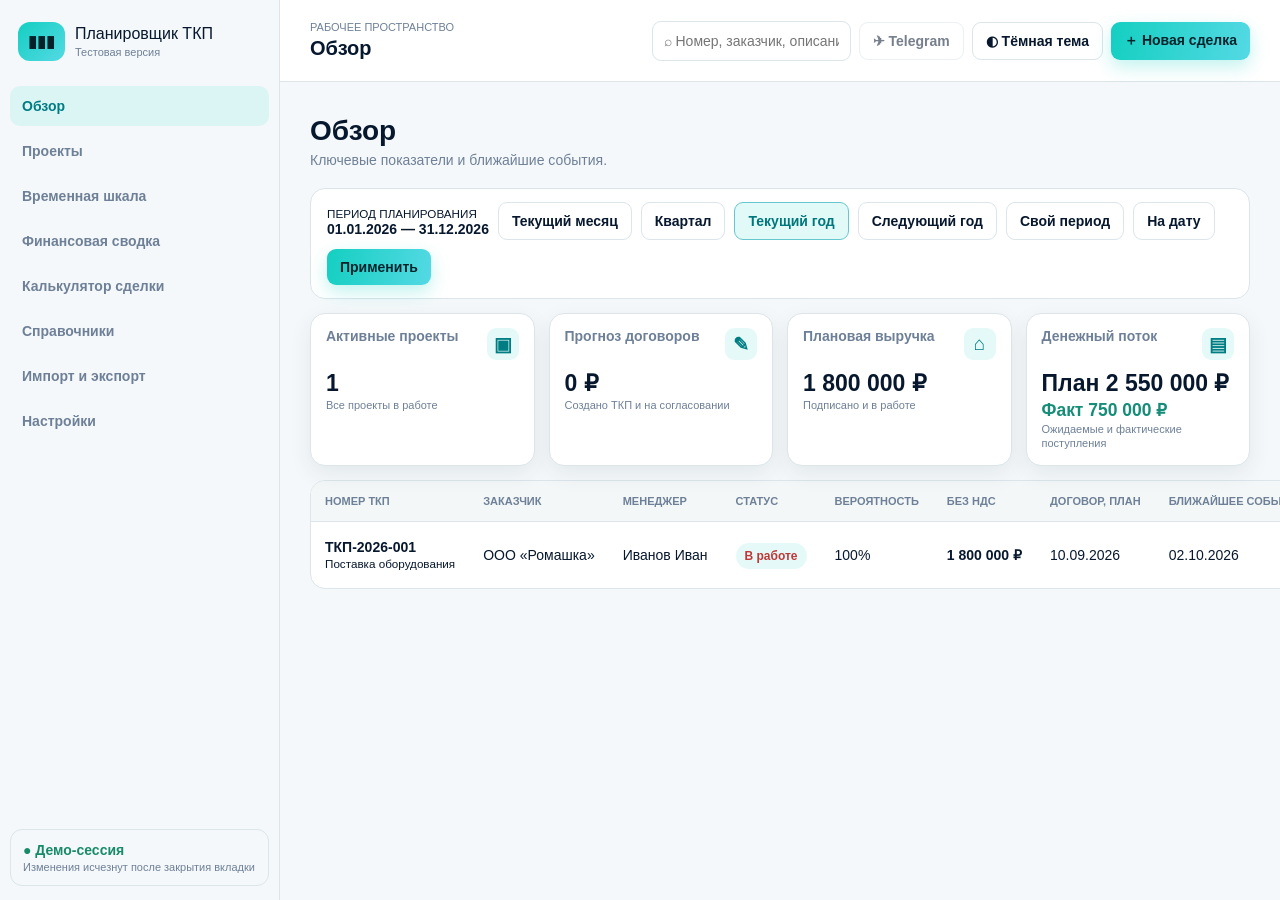
<file: index.html>
<!doctype html>
<html lang="ru">
<head>
  <meta charset="utf-8"><meta name="viewport" content="width=device-width, initial-scale=1, viewport-fit=cover">
  <title>Планировщик ТКП</title><link rel="stylesheet" href="style.css?v=20260920-7"><link rel="stylesheet" href="overrides.css?v=20260920-7">
</head>
<body>
<div class="app">
  <aside class="sidebar"><div class="brand"><b>▮▮▮</b><span>Планировщик ТКП<small>Тестовая версия</small></span></div>
    <nav id="nav"></nav><div class="local">● Демо-сессия<small>Изменения исчезнут после закрытия вкладки</small></div></aside>
  <main><header><div><small>РАБОЧЕЕ ПРОСТРАНСТВО</small><h2 id="page-title">Обзор</h2></div><div class="top-actions"><input id="global-search" placeholder="⌕ Номер, заказчик, описание"><button id="tg" disabled title="Интеграция Telegram появится позднее">✈ Telegram</button><button id="theme">◐ Тёмная тема</button><button class="primary" id="new-deal">＋ Новая сделка</button></div></header>
  <section id="view"></section></main>
</div><dialog id="modal"></dialog><script src="app.js?v=20260920-7"></script>
</body></html>
</file>
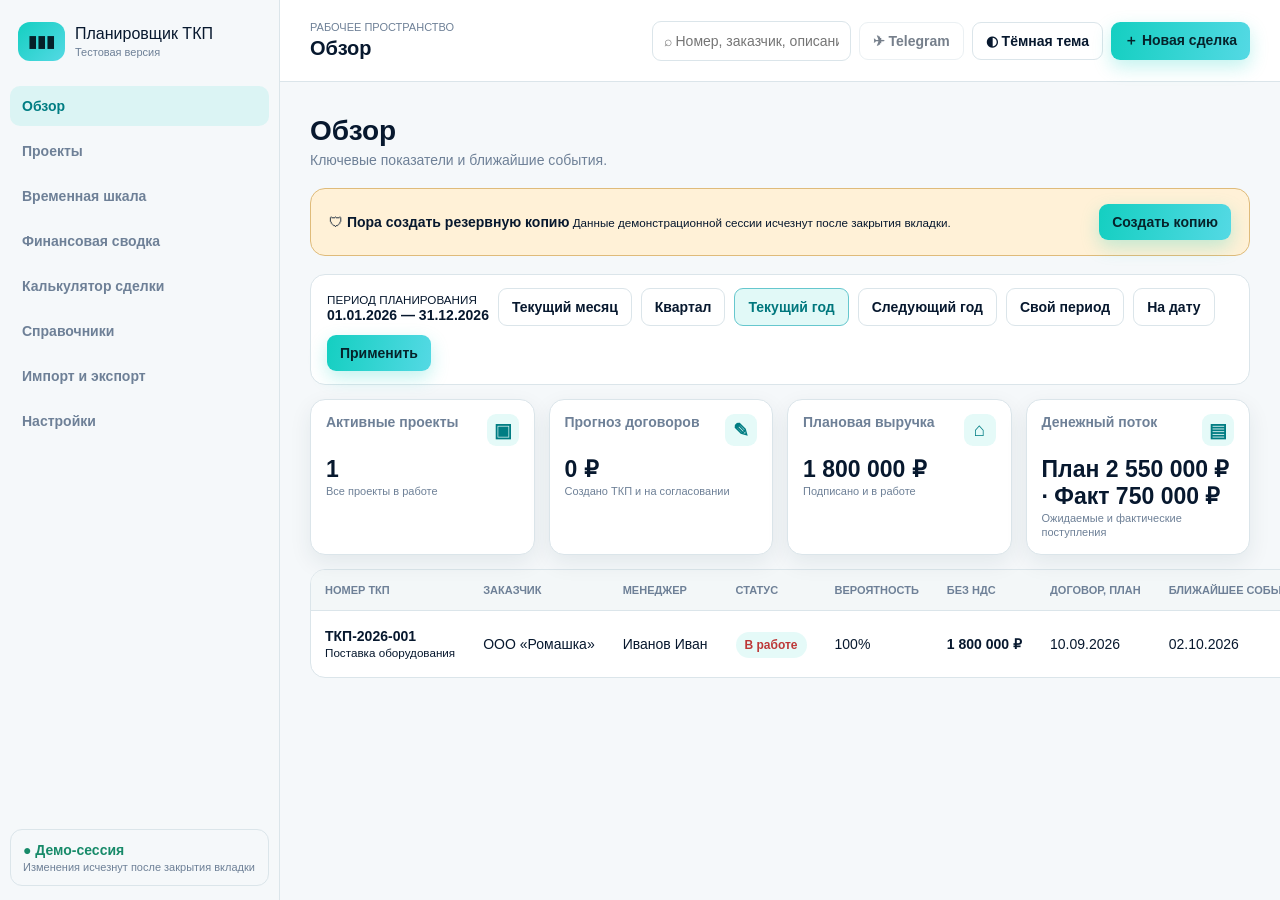
<file: release-10.html>
<!doctype html>
<html lang="ru">
<head>
  <meta charset="utf-8"><meta name="viewport" content="width=device-width, initial-scale=1">
  <meta http-equiv="Cache-Control" content="no-store"><title>Планировщик ТКП — актуальная версия</title>
  <link rel="stylesheet" href="style-release-10.css"><link rel="stylesheet" href="overrides-release-10.css">
</head>
<body>
<div class="app"><aside class="sidebar"><div class="brand"><b>▮▮▮</b><span>Планировщик ТКП<small>Тестовая версия</small></span></div><nav id="nav"></nav><div class="local">● Демо-сессия<small>Изменения исчезнут после закрытия вкладки</small></div></aside><main><header><div><small>РАБОЧЕЕ ПРОСТРАНСТВО</small><h2 id="page-title">Обзор</h2></div><div class="top-actions"><input id="global-search" placeholder="⌕ Номер, заказчик, описание"><button id="tg" disabled>✈ Telegram</button><button id="theme">◐ Тёмная тема</button><button class="primary" id="new-deal">＋ Новая сделка</button></div></header><section id="view"></section></main></div>
<dialog id="modal"></dialog><script src="app-release-10.js"></script>
</body>
</html>
</file>
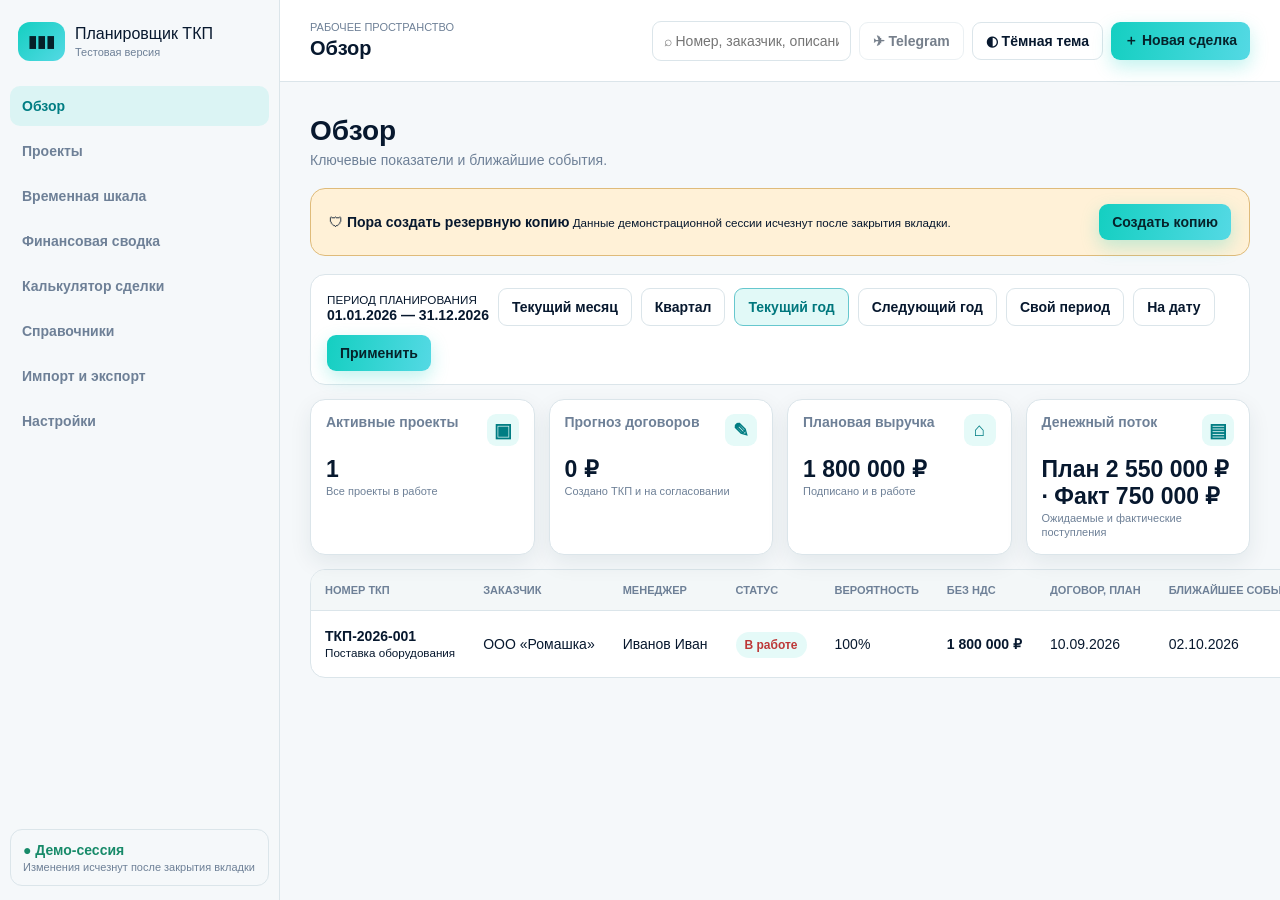
<file: release-11.html>
<!doctype html>
<html lang="ru">
<head>
  <meta charset="utf-8"><meta name="viewport" content="width=device-width, initial-scale=1">
  <meta http-equiv="Cache-Control" content="no-store"><title>Планировщик ТКП — актуальная версия</title>
  <link rel="stylesheet" href="style-release-11.css"><link rel="stylesheet" href="overrides-release-11.css">
</head>
<body>
<div class="app"><aside class="sidebar"><div class="brand"><b>▮▮▮</b><span>Планировщик ТКП<small>Тестовая версия</small></span></div><nav id="nav"></nav><div class="local">● Демо-сессия<small>Изменения исчезнут после закрытия вкладки</small></div></aside><main><header><div><small>РАБОЧЕЕ ПРОСТРАНСТВО</small><h2 id="page-title">Обзор</h2></div><div class="top-actions"><input id="global-search" placeholder="⌕ Номер, заказчик, описание"><button id="tg" disabled>✈ Telegram</button><button id="theme">◐ Тёмная тема</button><button class="primary" id="new-deal">＋ Новая сделка</button></div></header><section id="view"></section></main></div>
<dialog id="modal"></dialog><script src="app-release-11.js"></script>
</body>
</html>
</file>
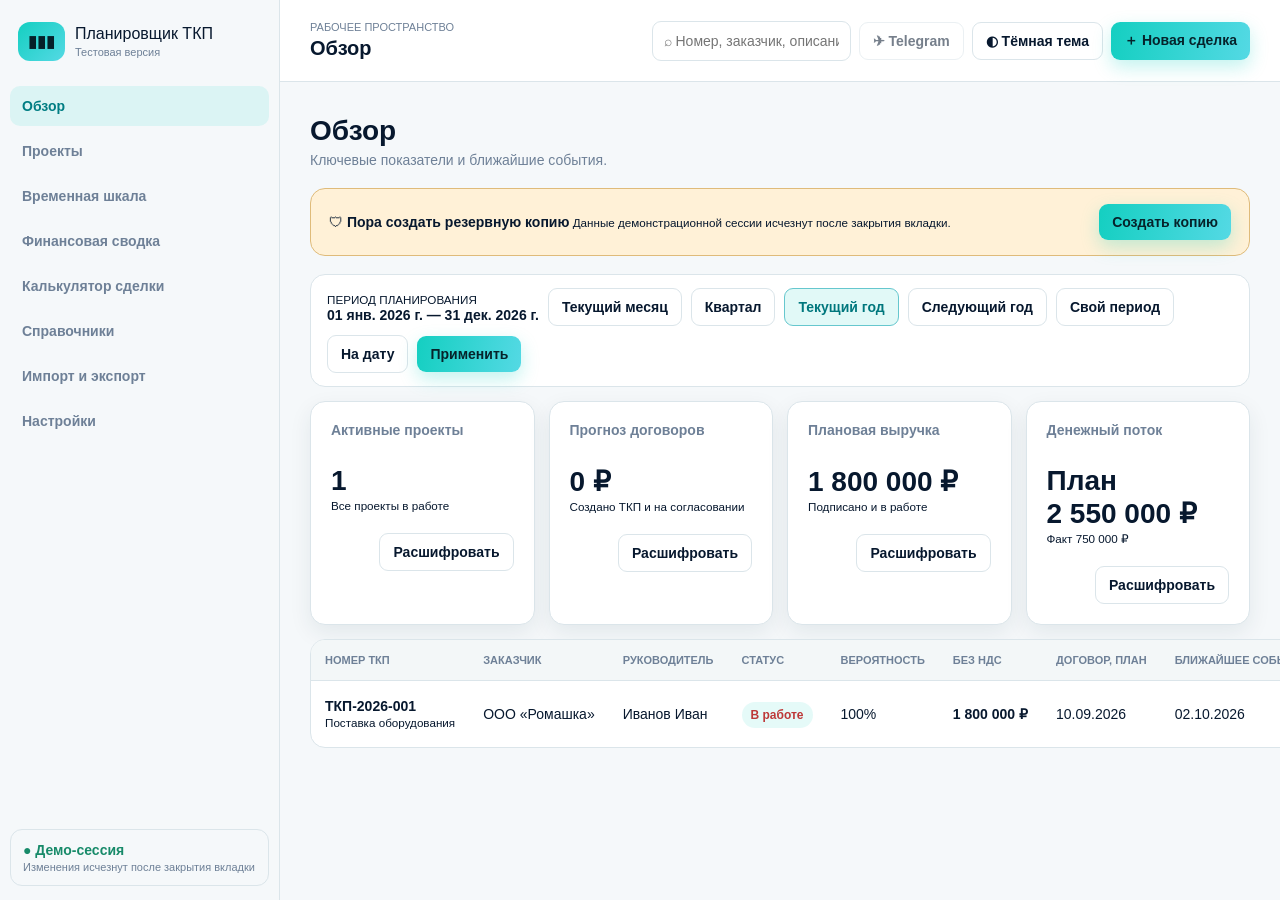
<file: release-6.html>
<!doctype html>
<html lang="ru">
<head>
  <meta charset="utf-8"><meta name="viewport" content="width=device-width,initial-scale=1">
  <meta http-equiv="Cache-Control" content="no-store"><title>Планировщик ТКП — актуальная версия</title>
  <link rel="stylesheet" href="style-release-6.css"><link rel="stylesheet" href="overrides-release-6.css">
</head>
<body>
<div class="app">
  <aside class="sidebar"><div class="brand"><b>▮▮▮</b><span>Планировщик ТКП<small>Тестовая версия</small></span></div><nav id="nav"></nav><div class="local">● Демо-сессия<small>Изменения исчезнут после закрытия вкладки</small></div></aside>
  <main><header><div><small>РАБОЧЕЕ ПРОСТРАНСТВО</small><h2 id="page-title">Обзор</h2></div><div class="top-actions"><input id="global-search" placeholder="⌕ Номер, заказчик, описание"><button id="tg" disabled>✈ Telegram</button><button id="theme">◐ Тёмная тема</button><button class="primary" id="new-deal">＋ Новая сделка</button></div></header><section id="view"></section></main>
</div><dialog id="modal"></dialog><script src="app-release-6.js"></script>
</body></html>
</file>
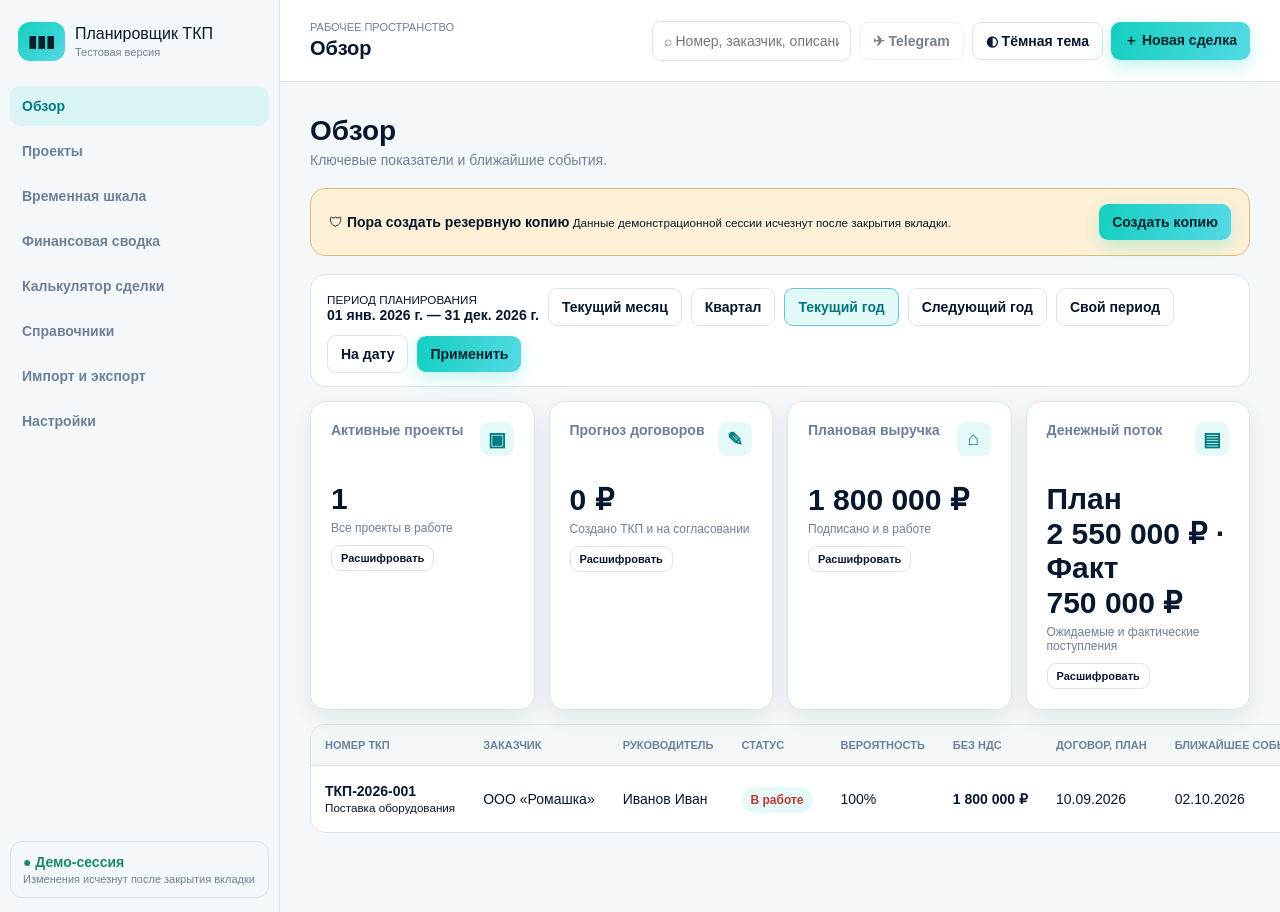
<file: release-7.html>
<!doctype html>
<html lang="ru">
<head>
  <meta charset="utf-8"><meta name="viewport" content="width=device-width, initial-scale=1">
  <meta http-equiv="Cache-Control" content="no-store"><title>Планировщик ТКП — актуальная версия</title>
  <link rel="stylesheet" href="style-release-7.css"><link rel="stylesheet" href="overrides-release-7.css">
</head>
<body>
<div class="app"><aside class="sidebar"><div class="brand"><b>▮▮▮</b><span>Планировщик ТКП<small>Тестовая версия</small></span></div><nav id="nav"></nav><div class="local">● Демо-сессия<small>Изменения исчезнут после закрытия вкладки</small></div></aside><main><header><div><small>РАБОЧЕЕ ПРОСТРАНСТВО</small><h2 id="page-title">Обзор</h2></div><div class="top-actions"><input id="global-search" placeholder="⌕ Номер, заказчик, описание"><button id="tg" disabled>✈ Telegram</button><button id="theme">◐ Тёмная тема</button><button class="primary" id="new-deal">＋ Новая сделка</button></div></header><section id="view"></section></main></div>
<dialog id="modal"></dialog><script src="app-release-7.js"></script>
</body>
</html>
</file>
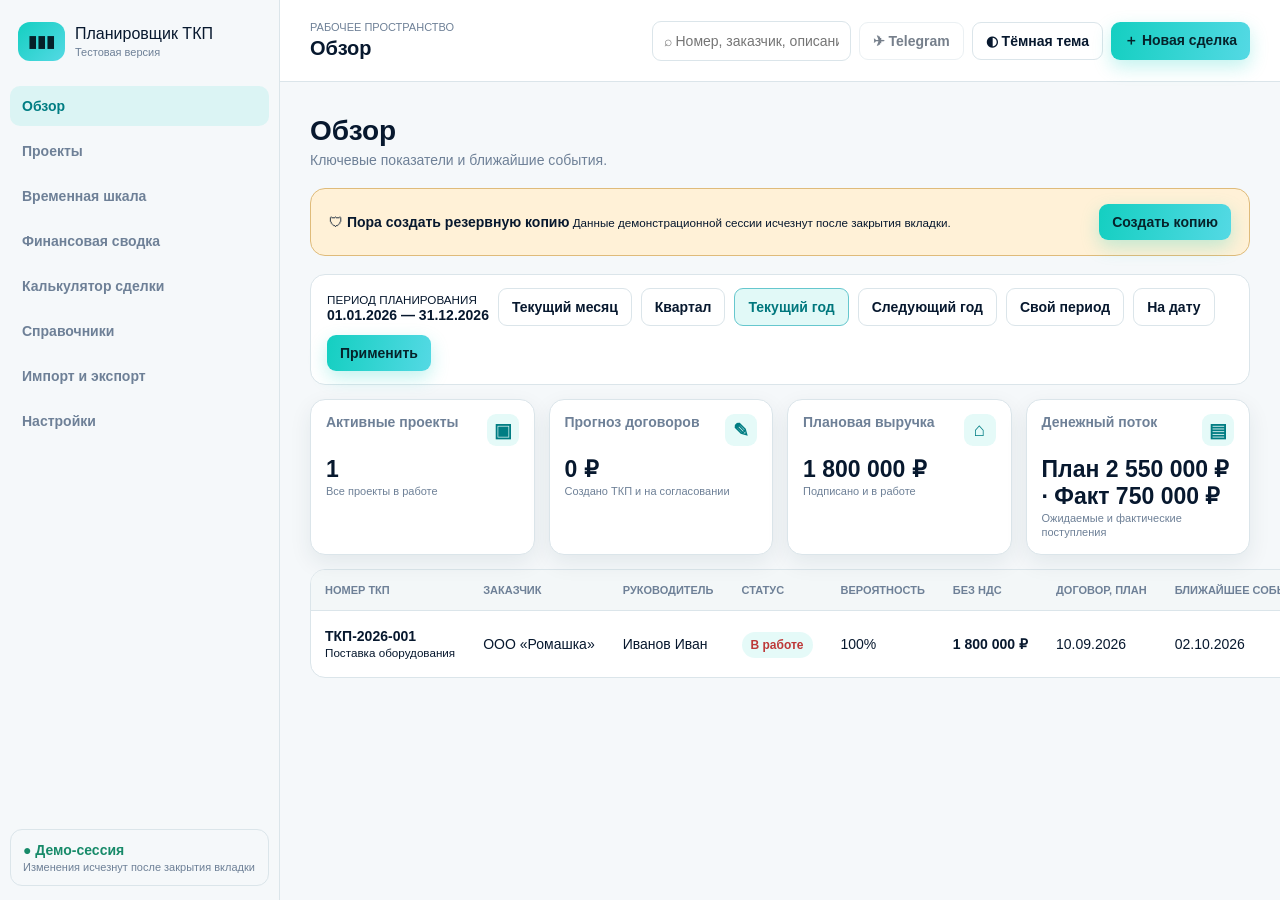
<file: release-8.html>
<!doctype html>
<html lang="ru">
<head>
  <meta charset="utf-8"><meta name="viewport" content="width=device-width, initial-scale=1">
  <meta http-equiv="Cache-Control" content="no-store"><title>Планировщик ТКП — актуальная версия</title>
  <link rel="stylesheet" href="style-release-8.css"><link rel="stylesheet" href="overrides-release-8.css">
</head>
<body>
<div class="app"><aside class="sidebar"><div class="brand"><b>▮▮▮</b><span>Планировщик ТКП<small>Тестовая версия</small></span></div><nav id="nav"></nav><div class="local">● Демо-сессия<small>Изменения исчезнут после закрытия вкладки</small></div></aside><main><header><div><small>РАБОЧЕЕ ПРОСТРАНСТВО</small><h2 id="page-title">Обзор</h2></div><div class="top-actions"><input id="global-search" placeholder="⌕ Номер, заказчик, описание"><button id="tg" disabled>✈ Telegram</button><button id="theme">◐ Тёмная тема</button><button class="primary" id="new-deal">＋ Новая сделка</button></div></header><section id="view"></section></main></div>
<dialog id="modal"></dialog><script src="app-release-8.js"></script>
</body>
</html>
</file>
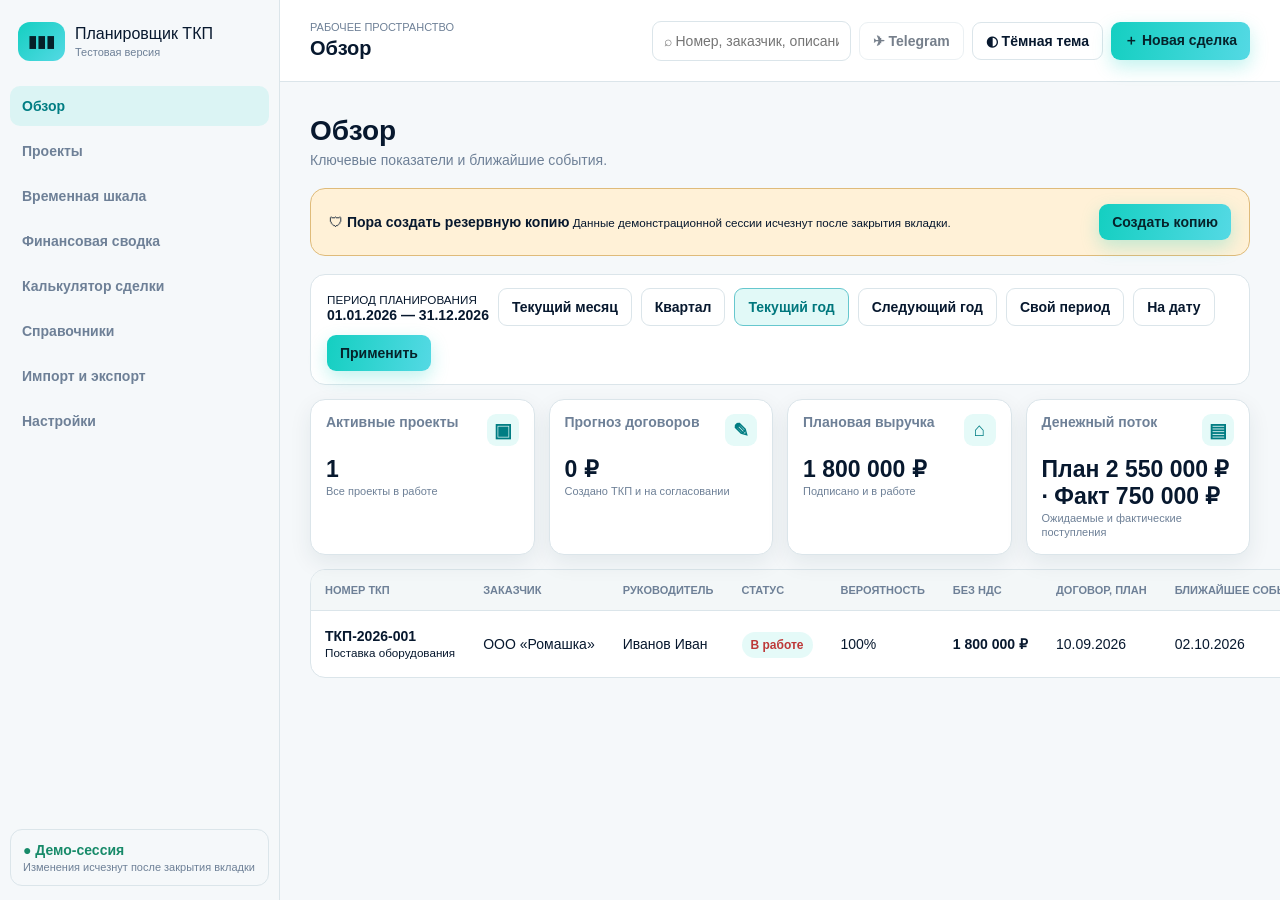
<file: release-9.html>
<!doctype html>
<html lang="ru">
<head>
  <meta charset="utf-8"><meta name="viewport" content="width=device-width, initial-scale=1">
  <meta http-equiv="Cache-Control" content="no-store"><title>Планировщик ТКП — актуальная версия</title>
  <link rel="stylesheet" href="style-release-9.css"><link rel="stylesheet" href="overrides-release-9.css">
</head>
<body>
<div class="app"><aside class="sidebar"><div class="brand"><b>▮▮▮</b><span>Планировщик ТКП<small>Тестовая версия</small></span></div><nav id="nav"></nav><div class="local">● Демо-сессия<small>Изменения исчезнут после закрытия вкладки</small></div></aside><main><header><div><small>РАБОЧЕЕ ПРОСТРАНСТВО</small><h2 id="page-title">Обзор</h2></div><div class="top-actions"><input id="global-search" placeholder="⌕ Номер, заказчик, описание"><button id="tg" disabled>✈ Telegram</button><button id="theme">◐ Тёмная тема</button><button class="primary" id="new-deal">＋ Новая сделка</button></div></header><section id="view"></section></main></div>
<dialog id="modal"></dialog><script src="app-release-9.js"></script>
</body>
</html>
</file>
<file: style.css>
:root{--bg:#f5f8fa;--card:#fff;--text:#07182e;--muted:#6e8097;--line:#dbe5ea;--accent:#14cfc1;--accent2:#54d9e4;--warn:#e3aa30;--danger:#e96666;--shadow:0 8px 22px #0c354014}*{box-sizing:border-box}body{margin:0;background:var(--bg);color:var(--text);font:14px Inter,Arial,sans-serif}.app{display:grid;grid-template-columns:280px 1fr;min-height:100vh}.sidebar{border-right:1px solid var(--line);padding:14px 10px;display:flex;flex-direction:column}.brand{display:flex;gap:10px;align-items:center;padding:8px 8px 25px;font-size:16px}.brand b{background:linear-gradient(135deg,var(--accent),var(--accent2));border-radius:12px;padding:10px;color:#052029}.brand small,.local small,header small{display:block;font-size:11px;color:var(--muted);margin-top:3px;font-weight:400}nav{display:grid;gap:5px}nav button{border:0;background:transparent;text-align:left;padding:12px;border-radius:10px;color:var(--muted);font-size:14px;cursor:pointer}nav button.active,nav button:hover{background:#10cfc11c;color:#007d83;font-weight:700}.local{margin-top:auto;border:1px solid var(--line);border-radius:12px;padding:12px;color:#178a69;font-weight:700}main{min-width:0}header{height:82px;border-bottom:1px solid var(--line);background:var(--card);padding:12px 30px;display:flex;justify-content:space-between;align-items:center}h1{font-size:28px;margin:5px 0}h2{margin:4px 0;font-size:20px}.top-actions{display:flex;gap:8px;align-items:center}input,select,button{font:inherit}input,select{border:1px solid var(--line);border-radius:9px;padding:11px;background:var(--card);color:var(--text)}button{border:1px solid var(--line);border-radius:9px;padding:10px 13px;background:var(--card);color:var(--text);font-weight:650;cursor:pointer}button:disabled{opacity:.55;cursor:not-allowed}.primary{border:0;background:linear-gradient(100deg,var(--accent),var(--accent2));color:#06232b;box-shadow:0 7px 18px #14cfc142}.wrap{padding:28px 30px;max-width:1700px;margin:auto}.sub{color:var(--muted);margin:0 0 20px}.notice{background:#fff1d7;border:1px solid #dfbb7a;border-radius:15px;padding:15px 18px;display:flex;justify-content:space-between;align-items:center;margin:18px 0}.period,.toolbar{background:var(--card);border:1px solid var(--line);border-radius:15px;padding:13px 16px;display:flex;gap:9px;align-items:center;flex-wrap:wrap;margin:14px 0}.period button.active{background:#13cfc120;border-color:#66c7ce;color:#00777d}.cards{display:grid;grid-template-columns:repeat(4,1fr);gap:14px;margin:14px 0}.card{background:var(--card);border:1px solid var(--line);border-radius:15px;padding:20px;box-shadow:var(--shadow)}.card .label{color:var(--muted);font-weight:700}.card strong{font-size:28px;display:block;margin-top:27px}.grid2{display:grid;grid-template-columns:2fr 1fr;gap:14px}.panel{background:var(--card);border:1px solid var(--line);border-radius:15px;overflow:auto}.panel h3{padding:0 18px}.table{width:100%;border-collapse:collapse}.table th{text-align:left;color:var(--muted);font-size:11px;text-transform:uppercase;background:#f3f7f8}.table th,.table td{padding:14px;border-bottom:1px solid var(--line);white-space:nowrap}.table tr:last-child td{border:0}.badge{background:#13cfc11c;color:#007a80;border-radius:15px;padding:6px 9px;font-size:12px;font-weight:700}.danger{color:#bd3838;background:#fce8e8}.warning{color:#916100;background:#fff3d8}.kpi-list{padding:0 18px}.kpi-list li{padding:12px 0;border-bottom:1px solid var(--line);list-style:none}.chart{height:240px;padding:25px;display:flex;align-items:end;gap:22px;border-top:1px solid var(--line)}.bar{width:42px;background:#4caeb9;position:relative;min-height:3px}.bar:after{content:attr(data-month);position:absolute;top:calc(100% + 8px);font-size:11px;color:var(--muted);left:-10px}.timeline{min-width:1000px;display:grid;grid-template-columns:250px repeat(4,1fr);border-top:1px solid var(--line)}.timeline>*{border-right:1px solid var(--line);border-bottom:1px solid var(--line);padding:12px;min-height:70px}.event{font-size:11px;border-left:3px solid #7563d7;background:#f8f6ff;border-radius:6px;padding:5px;margin:3px}.event.overdue{border-color:var(--danger);background:#fff0f0}.form-grid{display:grid;grid-template-columns:repeat(2,1fr);gap:12px}.field{display:grid;gap:5px;font-weight:700;font-size:12px}.field label{color:var(--muted)}dialog{border:0;border-radius:16px;box-shadow:0 20px 70px #001e2e55;width:min(680px,94vw);background:var(--card);color:var(--text);padding:25px}dialog::backdrop{background:#00131e88}.modal-actions{display:flex;justify-content:flex-end;gap:8px;margin-top:20px}.report-cards{display:grid;grid-template-columns:repeat(3,1fr);gap:14px}.theme-dark{--bg:#070d0d;--card:#0a1819;--text:#f7f9f7;--muted:#9baeb4;--line:#17383a;--shadow:0 8px 22px #0008}.theme-dark .table th{background:#0d1d1e}.theme-dark .event{background:#16132a}@media(max-width:900px){.app{grid-template-columns:1fr}.sidebar{border-right:0;border-bottom:1px solid var(--line)}.sidebar nav{display:flex;overflow:auto}.sidebar nav button{white-space:nowrap}.local{display:none}header{height:auto;padding:12px;gap:10px;align-items:flex-start}.top-actions{flex-wrap:wrap;justify-content:flex-end}.top-actions input{width:180px}.wrap{padding:18px 12px}.cards,.grid2{grid-template-columns:1fr}.report-cards{grid-template-columns:1fr}.form-grid{grid-template-columns:1fr}}
</file>
<file: overrides.css>
.active-row td:first-child{border-left:4px solid #e96666}.closed-row td:first-child{border-left:4px solid #27a876}.status-active{color:#bd3838}.status-closed{color:#197951}.column-grid{display:grid;grid-template-columns:repeat(3,1fr);gap:8px}.column-grid label{padding:8px;border-bottom:1px solid var(--line);color:var(--muted)}
.finance-chart{height:300px;display:flex;align-items:end;gap:10px;padding:28px 22px 35px;border-top:1px solid var(--line);position:relative}.month-group{height:100%;flex:1;min-width:45px;display:flex;align-items:end;justify-content:center;gap:3px;position:relative}.month-group:after{content:attr(data-month);position:absolute;top:calc(100% + 8px);font-size:10px;color:var(--muted)}.metric-bar{width:11px;min-height:2px;border-radius:3px 3px 0 0;cursor:pointer}.revenue-plan{background:#769bc8}.revenue-fact{background:#19c9bd}.cash-plan{background:#d18a2d}.cash-fact{background:#62b58e}.chart-tip{position:absolute;display:none;z-index:4;background:#081416;color:#fff;border-radius:8px;padding:10px;font-size:12px;box-shadow:0 8px 20px #0008;pointer-events:none}.legend{padding:0 18px 14px;color:var(--muted);font-size:12px}.legend i{display:inline-block;width:12px;height:12px;margin:0 4px 0 12px}.fact-inputs{background:#13cfc10d;border:1px solid #65d1cb;border-radius:12px;padding:12px;margin-top:12px}
.combo-chart{height:265px;position:relative;border-top:1px solid var(--line);display:flex;align-items:end;padding:25px 28px 32px;gap:8px}.combo-month{height:100%;flex:1;position:relative;display:flex;align-items:end;justify-content:center}.combo-month:after{content:attr(data-month);position:absolute;top:calc(100% + 8px);font-size:10px;color:var(--muted)}.combo-bar{width:16px;background:#19c9bd;border-radius:3px 3px 0 0;z-index:2;cursor:pointer}.cash-combo .combo-bar{background:#62b58e}.plan-svg{position:absolute;inset:25px 28px 32px;z-index:3;pointer-events:none}.plan-svg polyline{fill:none;stroke:#d18a2d;stroke-width:3}.cash-combo .plan-svg polyline{stroke:#7563d7}.date-filter{display:flex;gap:8px;align-items:center}.date-filter.hidden{display:none}
.combo-chart{overflow:hidden}.plan-svg{width:calc(100% - 56px);height:calc(100% - 57px)}.combo-chart .combo-bar{max-height:190px}.project-cards{display:grid;grid-template-columns:repeat(4,1fr);gap:10px;margin:14px 0}.filter-card{padding:14px;cursor:pointer}.filter-card strong{font-size:24px;display:block;margin-top:8px}@media(max-width:900px){.project-cards{grid-template-columns:repeat(2,1fr)}}
.event.plan{border-left-color:#7563d7;background:#f8f6ff}.event.actual{border-left-color:#27a876;background:#effaf5}.axis-labels{position:absolute;right:4px;top:25px;bottom:32px;display:flex;flex-direction:column;justify-content:space-between;font-size:10px;color:var(--muted);z-index:4;background:linear-gradient(90deg,transparent,var(--card) 30%);padding-left:12px}.blocked{opacity:.62}.blocked-note{padding:13px;border-radius:9px;background:#fff3d8;color:#916100;margin:12px 0}
.axis-labels{left:4px;right:auto;padding:0 8px 0 0;background:linear-gradient(90deg,var(--card) 70%,transparent)}.combo-chart{padding-left:65px}.plan-svg{left:65px!important;width:calc(100% - 93px)}
.kpi-card{min-height:178px;position:relative;padding:20px}.kpi-card .kpi-head{display:flex;justify-content:space-between;align-items:flex-start;color:var(--muted);font-weight:700}.kpi-card .kpi-icon{width:34px;height:34px;border-radius:9px;background:#13cfc11c;color:#007d83;display:grid;place-items:center;font-size:19px}.kpi-card strong{font-size:30px;margin:26px 0 5px}.kpi-card .kpi-note{display:block;color:var(--muted);font-size:12px}.kpi-card .modal-actions{margin-top:10px;justify-content:flex-start}.kpi-card .modal-actions button{padding:6px 9px;font-size:11px}
.kpi-card{min-height:94px;padding:14px 15px}.kpi-card strong{font-size:23px;margin:10px 0 2px}.kpi-card .kpi-note{font-size:11px;line-height:1.25}.kpi-card .kpi-icon.kpi-action{border:0;padding:0;cursor:pointer;width:32px;height:32px;flex:0 0 32px}.kpi-card .kpi-icon.kpi-action:hover{filter:brightness(.93);transform:translateY(-1px)}
.combo-chart{padding-left:62px}.combo-chart .axis-labels{left:7px;top:10px;bottom:30px;width:53px;justify-content:space-between;align-items:flex-start;color:var(--muted);font-size:10px}.combo-chart .axis-labels span{white-space:nowrap}.theme-dark{--bg:#122123;--card:#1b3032;--text:#f5fbfb;--muted:#c0d0d2;--line:#3d6265;--shadow:0 8px 22px #06101066}.theme-dark header{background:#20383a}.theme-dark .table th{background:#264347;color:#e8f5f5}.theme-dark nav button{color:#c7d7d8}.theme-dark .notice{color:#172426}.theme-dark input,.theme-dark select,.theme-dark button{background:#213b3d;color:#f5fbfb;border-color:#548184}.theme-dark .primary{background:linear-gradient(100deg,#19d8c9,#62dbe4);color:#072529;border-color:transparent}.theme-dark .kpi-icon{color:#08383d!important;background:#6ce4e03b!important}.theme-dark .sub,.theme-dark small{color:#c0d0d2}.theme-dark .badge{color:#0c494b}.theme-dark .danger{color:#ff9a9a;background:#5b3033}.theme-dark .warning{color:#ffe1a4;background:#604c2a}
.quarter-switch{display:flex;gap:5px;padding-left:4px;border-left:1px solid var(--line)}.quarter-switch button{padding:8px 10px;font-size:12px}.timeline .event.plan{background:#f1edff;color:#332461;border-left:4px solid #7865da;border-top:1px solid #d3c9ff}.timeline .event.actual{background:#e7f8ef;color:#125d42;border-left:4px solid #20a66e;border-top:1px solid #b2e8ce}.timeline .event b{font-size:11px}.timeline .event span{font-size:10px;color:inherit;opacity:.8}.theme-dark .timeline .event.plan{background:#3a315c;color:#f1edff;border-color:#af9fff}.theme-dark .timeline .event.actual{background:#1e4f40;color:#e7fff3;border-color:#53d39b}.theme-dark .timeline>*,.theme-dark .timeline{border-color:#4b7275}.theme-dark .timeline b{color:#f4fbfb}.theme-dark .timeline small{color:#c4d9db}.theme-dark .quarter-switch button.active{background:#1dd5c9;color:#06282b}.fact-inputs{color:var(--text)}
.premium-help{margin-top:16px;background:#eaf1f4;border:1px solid var(--line);border-radius:14px;padding:16px 20px;color:var(--text)}.premium-help summary{font-weight:800;cursor:pointer}.premium-help p,.premium-help li{color:var(--muted);font-size:13px;line-height:1.45}.premium-help ul{margin:6px 0 0;padding-left:22px}.theme-dark .premium-help{background:#244246}.calc-result-cards{grid-template-columns:1fr 1fr}
.cash-plan-value,.cash-fact-value{display:block}.cash-fact-value{font-size:.76em;margin-top:3px;color:#168d78}
@media(max-width:720px){body{font-size:13px}.app{grid-template-columns:1fr}.sidebar{padding:8px;border-right:0}.brand{padding:5px 7px 10px}.brand b{padding:7px;font-size:12px}.brand span{font-size:14px}.sidebar nav{gap:3px}.sidebar nav button{padding:8px 9px;font-size:12px}.local{display:none}header{padding:9px 12px;gap:8px}header h2{font-size:17px}.top-actions{width:100%;justify-content:flex-start}.top-actions input{width:100%;padding:8px}.top-actions button{padding:8px 9px;font-size:12px}.wrap{padding:16px 10px}h1{font-size:23px;line-height:1.15;overflow-wrap:anywhere}.sub{margin-bottom:12px}.period,.toolbar{padding:10px;gap:6px}.period>div{width:100%}.period button,.toolbar button{padding:8px 9px;font-size:12px}.date-filter{width:100%;flex-wrap:wrap}.date-filter input{width:calc(50% - 8px);padding:8px}.quarter-switch{width:100%;padding:6px 0 0;border-left:0;overflow:auto}.quarter-switch button{white-space:nowrap}.cards{grid-template-columns:repeat(2,minmax(0,1fr));gap:8px}.kpi-card{min-width:0;min-height:103px;padding:11px}.kpi-card .kpi-head span{font-size:11px;line-height:1.2;overflow-wrap:anywhere}.kpi-card strong{font-size:18px;line-height:1.15;overflow-wrap:anywhere;word-break:break-word}.kpi-card .kpi-note{font-size:10px;overflow-wrap:anywhere}.kpi-card .kpi-icon.kpi-action{width:28px;height:28px;flex-basis:28px;font-size:15px}.grid2,.calc-layout{grid-template-columns:1fr;gap:10px}.panel{max-width:100%}.panel h3{font-size:16px;overflow-wrap:anywhere}.table{font-size:12px}.table th,.table td{padding:9px 8px}.timeline{font-size:11px}.timeline>*{padding:7px;min-height:55px}.event{font-size:10px;overflow-wrap:anywhere}.report-cards{grid-template-columns:1fr;gap:8px}.premium-help{padding:13px;margin-top:10px}.premium-help p,.premium-help li{font-size:12px}.calc-result-cards{grid-template-columns:1fr}.modal-actions{margin-top:12px;flex-wrap:wrap}.modal-actions button{flex:1;min-width:120px}dialog{padding:16px;width:calc(100vw - 18px)}dialog h2{font-size:19px}.form-grid{grid-template-columns:1fr}.combo-chart{height:215px;padding-left:52px}.combo-chart .axis-labels{font-size:9px;width:46px;left:3px}.combo-month:after{font-size:9px;transform:rotate(-40deg);transform-origin:left top;white-space:nowrap}.legend{font-size:11px;line-height:2}}
@media(max-width:380px){.cards{grid-template-columns:1fr}.top-actions button:not(.primary){display:none}.kpi-card{min-height:86px}}

/* Compact phone layout: cards stay readable without expanding to a full-width row. */
/* Also use device width: this prevents Android "desktop site" mode from shrinking the app. */
@media (max-width:720px), (max-device-width:720px){
  html{-webkit-text-size-adjust:100%}
  body{overflow-x:hidden;font-size:13px}
  .app{display:block;min-width:0;width:100%}
  main{min-width:0;width:100%}
  .sidebar{display:block;padding:7px 8px 0;border-right:0;border-bottom:1px solid var(--line)}
  .brand{padding:4px 5px 8px}
  .brand small{font-size:9px}
  .sidebar nav{display:grid;grid-template-columns:repeat(3,minmax(0,1fr));gap:4px;overflow:visible;width:100%}
  .sidebar nav button{min-width:0;padding:7px 5px;font-size:10px;line-height:1.15;text-align:center;white-space:normal;overflow-wrap:anywhere}
  header{padding:8px 10px;display:block}
  header>div:first-child{display:flex;align-items:baseline;gap:7px}
  header>div:first-child small{margin:0;font-size:9px}
  header h2{font-size:16px;margin:0}
  .top-actions{margin-top:7px;display:grid;grid-template-columns:1fr auto auto;gap:5px;width:100%}
  .top-actions input{grid-column:1/-1;width:100%;min-width:0;padding:7px 9px;font-size:11px}
  .top-actions button{min-width:0;padding:7px 8px;font-size:10px;white-space:nowrap}
  .top-actions #tg{display:none}
  .top-actions .primary{grid-column:span 2}
  .wrap{width:100%;max-width:none;margin:0;padding:11px 8px}
  .wrap h1{font-size:21px}
  .cards,.project-cards{grid-template-columns:repeat(2,minmax(0,1fr));gap:7px}
  .kpi-card,.project-cards .card{min-height:88px;padding:10px;box-shadow:none}
  .kpi-card .kpi-head{gap:5px}
  .kpi-card .kpi-head span{font-size:10px;line-height:1.12}
  .kpi-card strong{margin:8px 0 2px;font-size:18px;letter-spacing:-.25px}
  .kpi-card .kpi-note{font-size:9px;line-height:1.15}
  .kpi-card .kpi-icon.kpi-action{width:25px;height:25px;flex-basis:25px;font-size:13px}
  .period,.toolbar{width:100%;margin:9px 0;padding:8px;gap:5px}
  .period button,.toolbar button{padding:7px;font-size:10px}
  .card{padding:12px}
  .combo-chart{height:185px!important;padding:18px 13px 36px 48px!important;gap:3px}
  .combo-chart .axis-labels{left:2px!important;top:10px!important;bottom:34px!important;width:42px!important;font-size:8px!important}
  .combo-chart .plan-svg{left:48px!important;width:calc(100% - 61px)!important;top:18px!important;height:calc(100% - 54px)!important}
  .combo-chart .combo-bar{width:10px;max-height:135px!important}
  .combo-month:after{font-size:8px!important;top:calc(100% + 6px)!important}
  .panel{width:100%;max-width:100%;overflow-x:auto}
}
@media (max-width:380px), (max-device-width:380px){
  .cards,.project-cards{grid-template-columns:repeat(2,minmax(0,1fr))}
  .top-actions #theme{display:block}
  .kpi-card{min-height:84px;padding:9px}
  .kpi-card strong{font-size:16px}
}
</file>
<file: style-release-10.css>
:root{--bg:#f5f8fa;--card:#fff;--text:#07182e;--muted:#6e8097;--line:#dbe5ea;--accent:#14cfc1;--accent2:#54d9e4;--warn:#e3aa30;--danger:#e96666;--shadow:0 8px 22px #0c354014}*{box-sizing:border-box}body{margin:0;background:var(--bg);color:var(--text);font:14px Inter,Arial,sans-serif}.app{display:grid;grid-template-columns:280px 1fr;min-height:100vh}.sidebar{border-right:1px solid var(--line);padding:14px 10px;display:flex;flex-direction:column}.brand{display:flex;gap:10px;align-items:center;padding:8px 8px 25px;font-size:16px}.brand b{background:linear-gradient(135deg,var(--accent),var(--accent2));border-radius:12px;padding:10px;color:#052029}.brand small,.local small,header small{display:block;font-size:11px;color:var(--muted);margin-top:3px;font-weight:400}nav{display:grid;gap:5px}nav button{border:0;background:transparent;text-align:left;padding:12px;border-radius:10px;color:var(--muted);font-size:14px;cursor:pointer}nav button.active,nav button:hover{background:#10cfc11c;color:#007d83;font-weight:700}.local{margin-top:auto;border:1px solid var(--line);border-radius:12px;padding:12px;color:#178a69;font-weight:700}main{min-width:0}header{height:82px;border-bottom:1px solid var(--line);background:var(--card);padding:12px 30px;display:flex;justify-content:space-between;align-items:center}h1{font-size:28px;margin:5px 0}h2{margin:4px 0;font-size:20px}.top-actions{display:flex;gap:8px;align-items:center}input,select,button{font:inherit}input,select{border:1px solid var(--line);border-radius:9px;padding:11px;background:var(--card);color:var(--text)}button{border:1px solid var(--line);border-radius:9px;padding:10px 13px;background:var(--card);color:var(--text);font-weight:650;cursor:pointer}button:disabled{opacity:.55;cursor:not-allowed}.primary{border:0;background:linear-gradient(100deg,var(--accent),var(--accent2));color:#06232b;box-shadow:0 7px 18px #14cfc142}.wrap{padding:28px 30px;max-width:1700px;margin:auto}.sub{color:var(--muted);margin:0 0 20px}.notice{background:#fff1d7;border:1px solid #dfbb7a;border-radius:15px;padding:15px 18px;display:flex;justify-content:space-between;align-items:center;margin:18px 0}.period,.toolbar{background:var(--card);border:1px solid var(--line);border-radius:15px;padding:13px 16px;display:flex;gap:9px;align-items:center;flex-wrap:wrap;margin:14px 0}.period button.active{background:#13cfc120;border-color:#66c7ce;color:#00777d}.cards{display:grid;grid-template-columns:repeat(4,1fr);gap:14px;margin:14px 0}.card{background:var(--card);border:1px solid var(--line);border-radius:15px;padding:20px;box-shadow:var(--shadow)}.card .label{color:var(--muted);font-weight:700}.card strong{font-size:28px;display:block;margin-top:27px}.grid2{display:grid;grid-template-columns:2fr 1fr;gap:14px}.panel{background:var(--card);border:1px solid var(--line);border-radius:15px;overflow:auto}.panel h3{padding:0 18px}.table{width:100%;border-collapse:collapse}.table th{text-align:left;color:var(--muted);font-size:11px;text-transform:uppercase;background:#f3f7f8}.table th,.table td{padding:14px;border-bottom:1px solid var(--line);white-space:nowrap}.table tr:last-child td{border:0}.badge{background:#13cfc11c;color:#007a80;border-radius:15px;padding:6px 9px;font-size:12px;font-weight:700}.danger{color:#bd3838;background:#fce8e8}.warning{color:#916100;background:#fff3d8}.kpi-list{padding:0 18px}.kpi-list li{padding:12px 0;border-bottom:1px solid var(--line);list-style:none}.chart{height:240px;padding:25px;display:flex;align-items:end;gap:22px;border-top:1px solid var(--line)}.bar{width:42px;background:#4caeb9;position:relative;min-height:3px}.bar:after{content:attr(data-month);position:absolute;top:calc(100% + 8px);font-size:11px;color:var(--muted);left:-10px}.timeline{min-width:1000px;display:grid;grid-template-columns:250px repeat(4,1fr);border-top:1px solid var(--line)}.timeline>*{border-right:1px solid var(--line);border-bottom:1px solid var(--line);padding:12px;min-height:70px}.event{font-size:11px;border-left:3px solid #7563d7;background:#f8f6ff;border-radius:6px;padding:5px;margin:3px}.event.overdue{border-color:var(--danger);background:#fff0f0}.form-grid{display:grid;grid-template-columns:repeat(2,1fr);gap:12px}.field{display:grid;gap:5px;font-weight:700;font-size:12px}.field label{color:var(--muted)}dialog{border:0;border-radius:16px;box-shadow:0 20px 70px #001e2e55;width:min(680px,94vw);background:var(--card);color:var(--text);padding:25px}dialog::backdrop{background:#00131e88}.modal-actions{display:flex;justify-content:flex-end;gap:8px;margin-top:20px}.report-cards{display:grid;grid-template-columns:repeat(3,1fr);gap:14px}.theme-dark{--bg:#070d0d;--card:#0a1819;--text:#f7f9f7;--muted:#9baeb4;--line:#17383a;--shadow:0 8px 22px #0008}.theme-dark .table th{background:#0d1d1e}.theme-dark .event{background:#16132a}@media(max-width:900px){.app{grid-template-columns:1fr}.sidebar{border-right:0;border-bottom:1px solid var(--line)}.sidebar nav{display:flex;overflow:auto}.sidebar nav button{white-space:nowrap}.local{display:none}header{height:auto;padding:12px;gap:10px;align-items:flex-start}.top-actions{flex-wrap:wrap;justify-content:flex-end}.top-actions input{width:180px}.wrap{padding:18px 12px}.cards,.grid2{grid-template-columns:1fr}.report-cards{grid-template-columns:1fr}.form-grid{grid-template-columns:1fr}}
</file>
<file: overrides-release-10.css>
.active-row td:first-child{border-left:4px solid #e96666}.closed-row td:first-child{border-left:4px solid #27a876}.status-active{color:#bd3838}.status-closed{color:#197951}.column-grid{display:grid;grid-template-columns:repeat(3,1fr);gap:8px}.column-grid label{padding:8px;border-bottom:1px solid var(--line);color:var(--muted)}
.finance-chart{height:300px;display:flex;align-items:end;gap:10px;padding:28px 22px 35px;border-top:1px solid var(--line);position:relative}.month-group{height:100%;flex:1;min-width:45px;display:flex;align-items:end;justify-content:center;gap:3px;position:relative}.month-group:after{content:attr(data-month);position:absolute;top:calc(100% + 8px);font-size:10px;color:var(--muted)}.metric-bar{width:11px;min-height:2px;border-radius:3px 3px 0 0;cursor:pointer}.revenue-plan{background:#769bc8}.revenue-fact{background:#19c9bd}.cash-plan{background:#d18a2d}.cash-fact{background:#62b58e}.chart-tip{position:absolute;display:none;z-index:4;background:#081416;color:#fff;border-radius:8px;padding:10px;font-size:12px;box-shadow:0 8px 20px #0008;pointer-events:none}.legend{padding:0 18px 14px;color:var(--muted);font-size:12px}.legend i{display:inline-block;width:12px;height:12px;margin:0 4px 0 12px}.fact-inputs{background:#13cfc10d;border:1px solid #65d1cb;border-radius:12px;padding:12px;margin-top:12px}
.combo-chart{height:265px;position:relative;border-top:1px solid var(--line);display:flex;align-items:end;padding:25px 28px 32px;gap:8px}.combo-month{height:100%;flex:1;position:relative;display:flex;align-items:end;justify-content:center}.combo-month:after{content:attr(data-month);position:absolute;top:calc(100% + 8px);font-size:10px;color:var(--muted)}.combo-bar{width:16px;background:#19c9bd;border-radius:3px 3px 0 0;z-index:2;cursor:pointer}.cash-combo .combo-bar{background:#62b58e}.plan-svg{position:absolute;inset:25px 28px 32px;z-index:3;pointer-events:none}.plan-svg polyline{fill:none;stroke:#d18a2d;stroke-width:3}.cash-combo .plan-svg polyline{stroke:#7563d7}.date-filter{display:flex;gap:8px;align-items:center}.date-filter.hidden{display:none}
.combo-chart{overflow:hidden}.plan-svg{width:calc(100% - 56px);height:calc(100% - 57px)}.combo-chart .combo-bar{max-height:190px}.project-cards{display:grid;grid-template-columns:repeat(4,1fr);gap:10px;margin:14px 0}.filter-card{padding:14px;cursor:pointer}.filter-card strong{font-size:24px;display:block;margin-top:8px}@media(max-width:900px){.project-cards{grid-template-columns:repeat(2,1fr)}}
.event.plan{border-left-color:#7563d7;background:#f8f6ff}.event.actual{border-left-color:#27a876;background:#effaf5}.axis-labels{position:absolute;right:4px;top:25px;bottom:32px;display:flex;flex-direction:column;justify-content:space-between;font-size:10px;color:var(--muted);z-index:4;background:linear-gradient(90deg,transparent,var(--card) 30%);padding-left:12px}.blocked{opacity:.62}.blocked-note{padding:13px;border-radius:9px;background:#fff3d8;color:#916100;margin:12px 0}
.axis-labels{left:4px;right:auto;padding:0 8px 0 0;background:linear-gradient(90deg,var(--card) 70%,transparent)}.combo-chart{padding-left:65px}.plan-svg{left:65px!important;width:calc(100% - 93px)}
.kpi-card{min-height:178px;position:relative;padding:20px}.kpi-card .kpi-head{display:flex;justify-content:space-between;align-items:flex-start;color:var(--muted);font-weight:700}.kpi-card .kpi-icon{width:34px;height:34px;border-radius:9px;background:#13cfc11c;color:#007d83;display:grid;place-items:center;font-size:19px}.kpi-card strong{font-size:30px;margin:26px 0 5px}.kpi-card .kpi-note{display:block;color:var(--muted);font-size:12px}.kpi-card .modal-actions{margin-top:10px;justify-content:flex-start}.kpi-card .modal-actions button{padding:6px 9px;font-size:11px}
.kpi-card{min-height:94px;padding:14px 15px}.kpi-card strong{font-size:23px;margin:10px 0 2px}.kpi-card .kpi-note{font-size:11px;line-height:1.25}.kpi-card .kpi-icon.kpi-action{border:0;padding:0;cursor:pointer;width:32px;height:32px;flex:0 0 32px}.kpi-card .kpi-icon.kpi-action:hover{filter:brightness(.93);transform:translateY(-1px)}
.combo-chart{padding-left:62px}.combo-chart .axis-labels{left:7px;top:10px;bottom:30px;width:53px;justify-content:space-between;align-items:flex-start;color:var(--muted);font-size:10px}.combo-chart .axis-labels span{white-space:nowrap}.theme-dark{--bg:#122123;--card:#1b3032;--text:#f5fbfb;--muted:#c0d0d2;--line:#3d6265;--shadow:0 8px 22px #06101066}.theme-dark header{background:#20383a}.theme-dark .table th{background:#264347;color:#e8f5f5}.theme-dark nav button{color:#c7d7d8}.theme-dark .notice{color:#172426}.theme-dark input,.theme-dark select,.theme-dark button{background:#213b3d;color:#f5fbfb;border-color:#548184}.theme-dark .primary{background:linear-gradient(100deg,#19d8c9,#62dbe4);color:#072529;border-color:transparent}.theme-dark .kpi-icon{color:#08383d!important;background:#6ce4e03b!important}.theme-dark .sub,.theme-dark small{color:#c0d0d2}.theme-dark .badge{color:#0c494b}.theme-dark .danger{color:#ff9a9a;background:#5b3033}.theme-dark .warning{color:#ffe1a4;background:#604c2a}
.quarter-switch{display:flex;gap:5px;padding-left:4px;border-left:1px solid var(--line)}.quarter-switch button{padding:8px 10px;font-size:12px}.timeline .event.plan{background:#f1edff;color:#332461;border-left:4px solid #7865da;border-top:1px solid #d3c9ff}.timeline .event.actual{background:#e7f8ef;color:#125d42;border-left:4px solid #20a66e;border-top:1px solid #b2e8ce}.timeline .event b{font-size:11px}.timeline .event span{font-size:10px;color:inherit;opacity:.8}.theme-dark .timeline .event.plan{background:#3a315c;color:#f1edff;border-color:#af9fff}.theme-dark .timeline .event.actual{background:#1e4f40;color:#e7fff3;border-color:#53d39b}.theme-dark .timeline>*,.theme-dark .timeline{border-color:#4b7275}.theme-dark .timeline b{color:#f4fbfb}.theme-dark .timeline small{color:#c4d9db}.theme-dark .quarter-switch button.active{background:#1dd5c9;color:#06282b}.fact-inputs{color:var(--text)}
</file>
<file: style-release-11.css>
:root{--bg:#f5f8fa;--card:#fff;--text:#07182e;--muted:#6e8097;--line:#dbe5ea;--accent:#14cfc1;--accent2:#54d9e4;--warn:#e3aa30;--danger:#e96666;--shadow:0 8px 22px #0c354014}*{box-sizing:border-box}body{margin:0;background:var(--bg);color:var(--text);font:14px Inter,Arial,sans-serif}.app{display:grid;grid-template-columns:280px 1fr;min-height:100vh}.sidebar{border-right:1px solid var(--line);padding:14px 10px;display:flex;flex-direction:column}.brand{display:flex;gap:10px;align-items:center;padding:8px 8px 25px;font-size:16px}.brand b{background:linear-gradient(135deg,var(--accent),var(--accent2));border-radius:12px;padding:10px;color:#052029}.brand small,.local small,header small{display:block;font-size:11px;color:var(--muted);margin-top:3px;font-weight:400}nav{display:grid;gap:5px}nav button{border:0;background:transparent;text-align:left;padding:12px;border-radius:10px;color:var(--muted);font-size:14px;cursor:pointer}nav button.active,nav button:hover{background:#10cfc11c;color:#007d83;font-weight:700}.local{margin-top:auto;border:1px solid var(--line);border-radius:12px;padding:12px;color:#178a69;font-weight:700}main{min-width:0}header{height:82px;border-bottom:1px solid var(--line);background:var(--card);padding:12px 30px;display:flex;justify-content:space-between;align-items:center}h1{font-size:28px;margin:5px 0}h2{margin:4px 0;font-size:20px}.top-actions{display:flex;gap:8px;align-items:center}input,select,button{font:inherit}input,select{border:1px solid var(--line);border-radius:9px;padding:11px;background:var(--card);color:var(--text)}button{border:1px solid var(--line);border-radius:9px;padding:10px 13px;background:var(--card);color:var(--text);font-weight:650;cursor:pointer}button:disabled{opacity:.55;cursor:not-allowed}.primary{border:0;background:linear-gradient(100deg,var(--accent),var(--accent2));color:#06232b;box-shadow:0 7px 18px #14cfc142}.wrap{padding:28px 30px;max-width:1700px;margin:auto}.sub{color:var(--muted);margin:0 0 20px}.notice{background:#fff1d7;border:1px solid #dfbb7a;border-radius:15px;padding:15px 18px;display:flex;justify-content:space-between;align-items:center;margin:18px 0}.period,.toolbar{background:var(--card);border:1px solid var(--line);border-radius:15px;padding:13px 16px;display:flex;gap:9px;align-items:center;flex-wrap:wrap;margin:14px 0}.period button.active{background:#13cfc120;border-color:#66c7ce;color:#00777d}.cards{display:grid;grid-template-columns:repeat(4,1fr);gap:14px;margin:14px 0}.card{background:var(--card);border:1px solid var(--line);border-radius:15px;padding:20px;box-shadow:var(--shadow)}.card .label{color:var(--muted);font-weight:700}.card strong{font-size:28px;display:block;margin-top:27px}.grid2{display:grid;grid-template-columns:2fr 1fr;gap:14px}.panel{background:var(--card);border:1px solid var(--line);border-radius:15px;overflow:auto}.panel h3{padding:0 18px}.table{width:100%;border-collapse:collapse}.table th{text-align:left;color:var(--muted);font-size:11px;text-transform:uppercase;background:#f3f7f8}.table th,.table td{padding:14px;border-bottom:1px solid var(--line);white-space:nowrap}.table tr:last-child td{border:0}.badge{background:#13cfc11c;color:#007a80;border-radius:15px;padding:6px 9px;font-size:12px;font-weight:700}.danger{color:#bd3838;background:#fce8e8}.warning{color:#916100;background:#fff3d8}.kpi-list{padding:0 18px}.kpi-list li{padding:12px 0;border-bottom:1px solid var(--line);list-style:none}.chart{height:240px;padding:25px;display:flex;align-items:end;gap:22px;border-top:1px solid var(--line)}.bar{width:42px;background:#4caeb9;position:relative;min-height:3px}.bar:after{content:attr(data-month);position:absolute;top:calc(100% + 8px);font-size:11px;color:var(--muted);left:-10px}.timeline{min-width:1000px;display:grid;grid-template-columns:250px repeat(4,1fr);border-top:1px solid var(--line)}.timeline>*{border-right:1px solid var(--line);border-bottom:1px solid var(--line);padding:12px;min-height:70px}.event{font-size:11px;border-left:3px solid #7563d7;background:#f8f6ff;border-radius:6px;padding:5px;margin:3px}.event.overdue{border-color:var(--danger);background:#fff0f0}.form-grid{display:grid;grid-template-columns:repeat(2,1fr);gap:12px}.field{display:grid;gap:5px;font-weight:700;font-size:12px}.field label{color:var(--muted)}dialog{border:0;border-radius:16px;box-shadow:0 20px 70px #001e2e55;width:min(680px,94vw);background:var(--card);color:var(--text);padding:25px}dialog::backdrop{background:#00131e88}.modal-actions{display:flex;justify-content:flex-end;gap:8px;margin-top:20px}.report-cards{display:grid;grid-template-columns:repeat(3,1fr);gap:14px}.theme-dark{--bg:#070d0d;--card:#0a1819;--text:#f7f9f7;--muted:#9baeb4;--line:#17383a;--shadow:0 8px 22px #0008}.theme-dark .table th{background:#0d1d1e}.theme-dark .event{background:#16132a}@media(max-width:900px){.app{grid-template-columns:1fr}.sidebar{border-right:0;border-bottom:1px solid var(--line)}.sidebar nav{display:flex;overflow:auto}.sidebar nav button{white-space:nowrap}.local{display:none}header{height:auto;padding:12px;gap:10px;align-items:flex-start}.top-actions{flex-wrap:wrap;justify-content:flex-end}.top-actions input{width:180px}.wrap{padding:18px 12px}.cards,.grid2{grid-template-columns:1fr}.report-cards{grid-template-columns:1fr}.form-grid{grid-template-columns:1fr}}
</file>
<file: overrides-release-11.css>
.active-row td:first-child{border-left:4px solid #e96666}.closed-row td:first-child{border-left:4px solid #27a876}.status-active{color:#bd3838}.status-closed{color:#197951}.column-grid{display:grid;grid-template-columns:repeat(3,1fr);gap:8px}.column-grid label{padding:8px;border-bottom:1px solid var(--line);color:var(--muted)}
.finance-chart{height:300px;display:flex;align-items:end;gap:10px;padding:28px 22px 35px;border-top:1px solid var(--line);position:relative}.month-group{height:100%;flex:1;min-width:45px;display:flex;align-items:end;justify-content:center;gap:3px;position:relative}.month-group:after{content:attr(data-month);position:absolute;top:calc(100% + 8px);font-size:10px;color:var(--muted)}.metric-bar{width:11px;min-height:2px;border-radius:3px 3px 0 0;cursor:pointer}.revenue-plan{background:#769bc8}.revenue-fact{background:#19c9bd}.cash-plan{background:#d18a2d}.cash-fact{background:#62b58e}.chart-tip{position:absolute;display:none;z-index:4;background:#081416;color:#fff;border-radius:8px;padding:10px;font-size:12px;box-shadow:0 8px 20px #0008;pointer-events:none}.legend{padding:0 18px 14px;color:var(--muted);font-size:12px}.legend i{display:inline-block;width:12px;height:12px;margin:0 4px 0 12px}.fact-inputs{background:#13cfc10d;border:1px solid #65d1cb;border-radius:12px;padding:12px;margin-top:12px}
.combo-chart{height:265px;position:relative;border-top:1px solid var(--line);display:flex;align-items:end;padding:25px 28px 32px;gap:8px}.combo-month{height:100%;flex:1;position:relative;display:flex;align-items:end;justify-content:center}.combo-month:after{content:attr(data-month);position:absolute;top:calc(100% + 8px);font-size:10px;color:var(--muted)}.combo-bar{width:16px;background:#19c9bd;border-radius:3px 3px 0 0;z-index:2;cursor:pointer}.cash-combo .combo-bar{background:#62b58e}.plan-svg{position:absolute;inset:25px 28px 32px;z-index:3;pointer-events:none}.plan-svg polyline{fill:none;stroke:#d18a2d;stroke-width:3}.cash-combo .plan-svg polyline{stroke:#7563d7}.date-filter{display:flex;gap:8px;align-items:center}.date-filter.hidden{display:none}
.combo-chart{overflow:hidden}.plan-svg{width:calc(100% - 56px);height:calc(100% - 57px)}.combo-chart .combo-bar{max-height:190px}.project-cards{display:grid;grid-template-columns:repeat(4,1fr);gap:10px;margin:14px 0}.filter-card{padding:14px;cursor:pointer}.filter-card strong{font-size:24px;display:block;margin-top:8px}@media(max-width:900px){.project-cards{grid-template-columns:repeat(2,1fr)}}
.event.plan{border-left-color:#7563d7;background:#f8f6ff}.event.actual{border-left-color:#27a876;background:#effaf5}.axis-labels{position:absolute;right:4px;top:25px;bottom:32px;display:flex;flex-direction:column;justify-content:space-between;font-size:10px;color:var(--muted);z-index:4;background:linear-gradient(90deg,transparent,var(--card) 30%);padding-left:12px}.blocked{opacity:.62}.blocked-note{padding:13px;border-radius:9px;background:#fff3d8;color:#916100;margin:12px 0}
.axis-labels{left:4px;right:auto;padding:0 8px 0 0;background:linear-gradient(90deg,var(--card) 70%,transparent)}.combo-chart{padding-left:65px}.plan-svg{left:65px!important;width:calc(100% - 93px)}
.kpi-card{min-height:178px;position:relative;padding:20px}.kpi-card .kpi-head{display:flex;justify-content:space-between;align-items:flex-start;color:var(--muted);font-weight:700}.kpi-card .kpi-icon{width:34px;height:34px;border-radius:9px;background:#13cfc11c;color:#007d83;display:grid;place-items:center;font-size:19px}.kpi-card strong{font-size:30px;margin:26px 0 5px}.kpi-card .kpi-note{display:block;color:var(--muted);font-size:12px}.kpi-card .modal-actions{margin-top:10px;justify-content:flex-start}.kpi-card .modal-actions button{padding:6px 9px;font-size:11px}
.kpi-card{min-height:94px;padding:14px 15px}.kpi-card strong{font-size:23px;margin:10px 0 2px}.kpi-card .kpi-note{font-size:11px;line-height:1.25}.kpi-card .kpi-icon.kpi-action{border:0;padding:0;cursor:pointer;width:32px;height:32px;flex:0 0 32px}.kpi-card .kpi-icon.kpi-action:hover{filter:brightness(.93);transform:translateY(-1px)}
.combo-chart{padding-left:62px}.combo-chart .axis-labels{left:7px;top:10px;bottom:30px;width:53px;justify-content:space-between;align-items:flex-start;color:var(--muted);font-size:10px}.combo-chart .axis-labels span{white-space:nowrap}.theme-dark{--bg:#122123;--card:#1b3032;--text:#f5fbfb;--muted:#c0d0d2;--line:#3d6265;--shadow:0 8px 22px #06101066}.theme-dark header{background:#20383a}.theme-dark .table th{background:#264347;color:#e8f5f5}.theme-dark nav button{color:#c7d7d8}.theme-dark .notice{color:#172426}.theme-dark input,.theme-dark select,.theme-dark button{background:#213b3d;color:#f5fbfb;border-color:#548184}.theme-dark .primary{background:linear-gradient(100deg,#19d8c9,#62dbe4);color:#072529;border-color:transparent}.theme-dark .kpi-icon{color:#08383d!important;background:#6ce4e03b!important}.theme-dark .sub,.theme-dark small{color:#c0d0d2}.theme-dark .badge{color:#0c494b}.theme-dark .danger{color:#ff9a9a;background:#5b3033}.theme-dark .warning{color:#ffe1a4;background:#604c2a}
.quarter-switch{display:flex;gap:5px;padding-left:4px;border-left:1px solid var(--line)}.quarter-switch button{padding:8px 10px;font-size:12px}.timeline .event.plan{background:#f1edff;color:#332461;border-left:4px solid #7865da;border-top:1px solid #d3c9ff}.timeline .event.actual{background:#e7f8ef;color:#125d42;border-left:4px solid #20a66e;border-top:1px solid #b2e8ce}.timeline .event b{font-size:11px}.timeline .event span{font-size:10px;color:inherit;opacity:.8}.theme-dark .timeline .event.plan{background:#3a315c;color:#f1edff;border-color:#af9fff}.theme-dark .timeline .event.actual{background:#1e4f40;color:#e7fff3;border-color:#53d39b}.theme-dark .timeline>*,.theme-dark .timeline{border-color:#4b7275}.theme-dark .timeline b{color:#f4fbfb}.theme-dark .timeline small{color:#c4d9db}.theme-dark .quarter-switch button.active{background:#1dd5c9;color:#06282b}.fact-inputs{color:var(--text)}
</file>
<file: style-release-6.css>
:root{--bg:#f5f8fa;--card:#fff;--text:#07182e;--muted:#6e8097;--line:#dbe5ea;--accent:#14cfc1;--accent2:#54d9e4;--warn:#e3aa30;--danger:#e96666;--shadow:0 8px 22px #0c354014}*{box-sizing:border-box}body{margin:0;background:var(--bg);color:var(--text);font:14px Inter,Arial,sans-serif}.app{display:grid;grid-template-columns:280px 1fr;min-height:100vh}.sidebar{border-right:1px solid var(--line);padding:14px 10px;display:flex;flex-direction:column}.brand{display:flex;gap:10px;align-items:center;padding:8px 8px 25px;font-size:16px}.brand b{background:linear-gradient(135deg,var(--accent),var(--accent2));border-radius:12px;padding:10px;color:#052029}.brand small,.local small,header small{display:block;font-size:11px;color:var(--muted);margin-top:3px;font-weight:400}nav{display:grid;gap:5px}nav button{border:0;background:transparent;text-align:left;padding:12px;border-radius:10px;color:var(--muted);font-size:14px;cursor:pointer}nav button.active,nav button:hover{background:#10cfc11c;color:#007d83;font-weight:700}.local{margin-top:auto;border:1px solid var(--line);border-radius:12px;padding:12px;color:#178a69;font-weight:700}main{min-width:0}header{height:82px;border-bottom:1px solid var(--line);background:var(--card);padding:12px 30px;display:flex;justify-content:space-between;align-items:center}h1{font-size:28px;margin:5px 0}h2{margin:4px 0;font-size:20px}.top-actions{display:flex;gap:8px;align-items:center}input,select,button{font:inherit}input,select{border:1px solid var(--line);border-radius:9px;padding:11px;background:var(--card);color:var(--text)}button{border:1px solid var(--line);border-radius:9px;padding:10px 13px;background:var(--card);color:var(--text);font-weight:650;cursor:pointer}button:disabled{opacity:.55;cursor:not-allowed}.primary{border:0;background:linear-gradient(100deg,var(--accent),var(--accent2));color:#06232b;box-shadow:0 7px 18px #14cfc142}.wrap{padding:28px 30px;max-width:1700px;margin:auto}.sub{color:var(--muted);margin:0 0 20px}.notice{background:#fff1d7;border:1px solid #dfbb7a;border-radius:15px;padding:15px 18px;display:flex;justify-content:space-between;align-items:center;margin:18px 0}.period,.toolbar{background:var(--card);border:1px solid var(--line);border-radius:15px;padding:13px 16px;display:flex;gap:9px;align-items:center;flex-wrap:wrap;margin:14px 0}.period button.active{background:#13cfc120;border-color:#66c7ce;color:#00777d}.cards{display:grid;grid-template-columns:repeat(4,1fr);gap:14px;margin:14px 0}.card{background:var(--card);border:1px solid var(--line);border-radius:15px;padding:20px;box-shadow:var(--shadow)}.card .label{color:var(--muted);font-weight:700}.card strong{font-size:28px;display:block;margin-top:27px}.grid2{display:grid;grid-template-columns:2fr 1fr;gap:14px}.panel{background:var(--card);border:1px solid var(--line);border-radius:15px;overflow:auto}.panel h3{padding:0 18px}.table{width:100%;border-collapse:collapse}.table th{text-align:left;color:var(--muted);font-size:11px;text-transform:uppercase;background:#f3f7f8}.table th,.table td{padding:14px;border-bottom:1px solid var(--line);white-space:nowrap}.table tr:last-child td{border:0}.badge{background:#13cfc11c;color:#007a80;border-radius:15px;padding:6px 9px;font-size:12px;font-weight:700}.danger{color:#bd3838;background:#fce8e8}.warning{color:#916100;background:#fff3d8}.kpi-list{padding:0 18px}.kpi-list li{padding:12px 0;border-bottom:1px solid var(--line);list-style:none}.chart{height:240px;padding:25px;display:flex;align-items:end;gap:22px;border-top:1px solid var(--line)}.bar{width:42px;background:#4caeb9;position:relative;min-height:3px}.bar:after{content:attr(data-month);position:absolute;top:calc(100% + 8px);font-size:11px;color:var(--muted);left:-10px}.timeline{min-width:1000px;display:grid;grid-template-columns:250px repeat(4,1fr);border-top:1px solid var(--line)}.timeline>*{border-right:1px solid var(--line);border-bottom:1px solid var(--line);padding:12px;min-height:70px}.event{font-size:11px;border-left:3px solid #7563d7;background:#f8f6ff;border-radius:6px;padding:5px;margin:3px}.event.overdue{border-color:var(--danger);background:#fff0f0}.form-grid{display:grid;grid-template-columns:repeat(2,1fr);gap:12px}.field{display:grid;gap:5px;font-weight:700;font-size:12px}.field label{color:var(--muted)}dialog{border:0;border-radius:16px;box-shadow:0 20px 70px #001e2e55;width:min(680px,94vw);background:var(--card);color:var(--text);padding:25px}dialog::backdrop{background:#00131e88}.modal-actions{display:flex;justify-content:flex-end;gap:8px;margin-top:20px}.report-cards{display:grid;grid-template-columns:repeat(3,1fr);gap:14px}.theme-dark{--bg:#070d0d;--card:#0a1819;--text:#f7f9f7;--muted:#9baeb4;--line:#17383a;--shadow:0 8px 22px #0008}.theme-dark .table th{background:#0d1d1e}.theme-dark .event{background:#16132a}@media(max-width:900px){.app{grid-template-columns:1fr}.sidebar{border-right:0;border-bottom:1px solid var(--line)}.sidebar nav{display:flex;overflow:auto}.sidebar nav button{white-space:nowrap}.local{display:none}header{height:auto;padding:12px;gap:10px;align-items:flex-start}.top-actions{flex-wrap:wrap;justify-content:flex-end}.top-actions input{width:180px}.wrap{padding:18px 12px}.cards,.grid2{grid-template-columns:1fr}.report-cards{grid-template-columns:1fr}.form-grid{grid-template-columns:1fr}}
</file>
<file: overrides-release-6.css>
.active-row td:first-child{border-left:4px solid #e96666}.closed-row td:first-child{border-left:4px solid #27a876}.status-active{color:#bd3838}.status-closed{color:#197951}.column-grid{display:grid;grid-template-columns:repeat(3,1fr);gap:8px}.column-grid label{padding:8px;border-bottom:1px solid var(--line);color:var(--muted)}
.finance-chart{height:300px;display:flex;align-items:end;gap:10px;padding:28px 22px 35px;border-top:1px solid var(--line);position:relative}.month-group{height:100%;flex:1;min-width:45px;display:flex;align-items:end;justify-content:center;gap:3px;position:relative}.month-group:after{content:attr(data-month);position:absolute;top:calc(100% + 8px);font-size:10px;color:var(--muted)}.metric-bar{width:11px;min-height:2px;border-radius:3px 3px 0 0;cursor:pointer}.revenue-plan{background:#769bc8}.revenue-fact{background:#19c9bd}.cash-plan{background:#d18a2d}.cash-fact{background:#62b58e}.chart-tip{position:absolute;display:none;z-index:4;background:#081416;color:#fff;border-radius:8px;padding:10px;font-size:12px;box-shadow:0 8px 20px #0008;pointer-events:none}.legend{padding:0 18px 14px;color:var(--muted);font-size:12px}.legend i{display:inline-block;width:12px;height:12px;margin:0 4px 0 12px}.fact-inputs{background:#13cfc10d;border:1px solid #65d1cb;border-radius:12px;padding:12px;margin-top:12px}
.combo-chart{height:265px;position:relative;border-top:1px solid var(--line);display:flex;align-items:end;padding:25px 28px 32px;gap:8px}.combo-month{height:100%;flex:1;position:relative;display:flex;align-items:end;justify-content:center}.combo-month:after{content:attr(data-month);position:absolute;top:calc(100% + 8px);font-size:10px;color:var(--muted)}.combo-bar{width:16px;background:#19c9bd;border-radius:3px 3px 0 0;z-index:2;cursor:pointer}.cash-combo .combo-bar{background:#62b58e}.plan-svg{position:absolute;inset:25px 28px 32px;z-index:3;pointer-events:none}.plan-svg polyline{fill:none;stroke:#d18a2d;stroke-width:3}.cash-combo .plan-svg polyline{stroke:#7563d7}.date-filter{display:flex;gap:8px;align-items:center}.date-filter.hidden{display:none}
.combo-chart{overflow:hidden}.plan-svg{width:calc(100% - 56px);height:calc(100% - 57px)}.combo-chart .combo-bar{max-height:190px}.project-cards{display:grid;grid-template-columns:repeat(4,1fr);gap:10px;margin:14px 0}.filter-card{padding:14px;cursor:pointer}.filter-card strong{font-size:24px;display:block;margin-top:8px}@media(max-width:900px){.project-cards{grid-template-columns:repeat(2,1fr)}}
.event.plan{border-left-color:#7563d7;background:#f8f6ff}.event.actual{border-left-color:#27a876;background:#effaf5}.axis-labels{position:absolute;right:4px;top:25px;bottom:32px;display:flex;flex-direction:column;justify-content:space-between;font-size:10px;color:var(--muted);z-index:4;background:linear-gradient(90deg,transparent,var(--card) 30%);padding-left:12px}.blocked{opacity:.62}.blocked-note{padding:13px;border-radius:9px;background:#fff3d8;color:#916100;margin:12px 0}
.axis-labels{left:4px;right:auto;padding:0 8px 0 0;background:linear-gradient(90deg,var(--card) 70%,transparent)}.combo-chart{padding-left:65px}.plan-svg{left:65px!important;width:calc(100% - 93px)}
</file>
<file: style-release-7.css>
:root{--bg:#f5f8fa;--card:#fff;--text:#07182e;--muted:#6e8097;--line:#dbe5ea;--accent:#14cfc1;--accent2:#54d9e4;--warn:#e3aa30;--danger:#e96666;--shadow:0 8px 22px #0c354014}*{box-sizing:border-box}body{margin:0;background:var(--bg);color:var(--text);font:14px Inter,Arial,sans-serif}.app{display:grid;grid-template-columns:280px 1fr;min-height:100vh}.sidebar{border-right:1px solid var(--line);padding:14px 10px;display:flex;flex-direction:column}.brand{display:flex;gap:10px;align-items:center;padding:8px 8px 25px;font-size:16px}.brand b{background:linear-gradient(135deg,var(--accent),var(--accent2));border-radius:12px;padding:10px;color:#052029}.brand small,.local small,header small{display:block;font-size:11px;color:var(--muted);margin-top:3px;font-weight:400}nav{display:grid;gap:5px}nav button{border:0;background:transparent;text-align:left;padding:12px;border-radius:10px;color:var(--muted);font-size:14px;cursor:pointer}nav button.active,nav button:hover{background:#10cfc11c;color:#007d83;font-weight:700}.local{margin-top:auto;border:1px solid var(--line);border-radius:12px;padding:12px;color:#178a69;font-weight:700}main{min-width:0}header{height:82px;border-bottom:1px solid var(--line);background:var(--card);padding:12px 30px;display:flex;justify-content:space-between;align-items:center}h1{font-size:28px;margin:5px 0}h2{margin:4px 0;font-size:20px}.top-actions{display:flex;gap:8px;align-items:center}input,select,button{font:inherit}input,select{border:1px solid var(--line);border-radius:9px;padding:11px;background:var(--card);color:var(--text)}button{border:1px solid var(--line);border-radius:9px;padding:10px 13px;background:var(--card);color:var(--text);font-weight:650;cursor:pointer}button:disabled{opacity:.55;cursor:not-allowed}.primary{border:0;background:linear-gradient(100deg,var(--accent),var(--accent2));color:#06232b;box-shadow:0 7px 18px #14cfc142}.wrap{padding:28px 30px;max-width:1700px;margin:auto}.sub{color:var(--muted);margin:0 0 20px}.notice{background:#fff1d7;border:1px solid #dfbb7a;border-radius:15px;padding:15px 18px;display:flex;justify-content:space-between;align-items:center;margin:18px 0}.period,.toolbar{background:var(--card);border:1px solid var(--line);border-radius:15px;padding:13px 16px;display:flex;gap:9px;align-items:center;flex-wrap:wrap;margin:14px 0}.period button.active{background:#13cfc120;border-color:#66c7ce;color:#00777d}.cards{display:grid;grid-template-columns:repeat(4,1fr);gap:14px;margin:14px 0}.card{background:var(--card);border:1px solid var(--line);border-radius:15px;padding:20px;box-shadow:var(--shadow)}.card .label{color:var(--muted);font-weight:700}.card strong{font-size:28px;display:block;margin-top:27px}.grid2{display:grid;grid-template-columns:2fr 1fr;gap:14px}.panel{background:var(--card);border:1px solid var(--line);border-radius:15px;overflow:auto}.panel h3{padding:0 18px}.table{width:100%;border-collapse:collapse}.table th{text-align:left;color:var(--muted);font-size:11px;text-transform:uppercase;background:#f3f7f8}.table th,.table td{padding:14px;border-bottom:1px solid var(--line);white-space:nowrap}.table tr:last-child td{border:0}.badge{background:#13cfc11c;color:#007a80;border-radius:15px;padding:6px 9px;font-size:12px;font-weight:700}.danger{color:#bd3838;background:#fce8e8}.warning{color:#916100;background:#fff3d8}.kpi-list{padding:0 18px}.kpi-list li{padding:12px 0;border-bottom:1px solid var(--line);list-style:none}.chart{height:240px;padding:25px;display:flex;align-items:end;gap:22px;border-top:1px solid var(--line)}.bar{width:42px;background:#4caeb9;position:relative;min-height:3px}.bar:after{content:attr(data-month);position:absolute;top:calc(100% + 8px);font-size:11px;color:var(--muted);left:-10px}.timeline{min-width:1000px;display:grid;grid-template-columns:250px repeat(4,1fr);border-top:1px solid var(--line)}.timeline>*{border-right:1px solid var(--line);border-bottom:1px solid var(--line);padding:12px;min-height:70px}.event{font-size:11px;border-left:3px solid #7563d7;background:#f8f6ff;border-radius:6px;padding:5px;margin:3px}.event.overdue{border-color:var(--danger);background:#fff0f0}.form-grid{display:grid;grid-template-columns:repeat(2,1fr);gap:12px}.field{display:grid;gap:5px;font-weight:700;font-size:12px}.field label{color:var(--muted)}dialog{border:0;border-radius:16px;box-shadow:0 20px 70px #001e2e55;width:min(680px,94vw);background:var(--card);color:var(--text);padding:25px}dialog::backdrop{background:#00131e88}.modal-actions{display:flex;justify-content:flex-end;gap:8px;margin-top:20px}.report-cards{display:grid;grid-template-columns:repeat(3,1fr);gap:14px}.theme-dark{--bg:#070d0d;--card:#0a1819;--text:#f7f9f7;--muted:#9baeb4;--line:#17383a;--shadow:0 8px 22px #0008}.theme-dark .table th{background:#0d1d1e}.theme-dark .event{background:#16132a}@media(max-width:900px){.app{grid-template-columns:1fr}.sidebar{border-right:0;border-bottom:1px solid var(--line)}.sidebar nav{display:flex;overflow:auto}.sidebar nav button{white-space:nowrap}.local{display:none}header{height:auto;padding:12px;gap:10px;align-items:flex-start}.top-actions{flex-wrap:wrap;justify-content:flex-end}.top-actions input{width:180px}.wrap{padding:18px 12px}.cards,.grid2{grid-template-columns:1fr}.report-cards{grid-template-columns:1fr}.form-grid{grid-template-columns:1fr}}
</file>
<file: overrides-release-7.css>
.active-row td:first-child{border-left:4px solid #e96666}.closed-row td:first-child{border-left:4px solid #27a876}.status-active{color:#bd3838}.status-closed{color:#197951}.column-grid{display:grid;grid-template-columns:repeat(3,1fr);gap:8px}.column-grid label{padding:8px;border-bottom:1px solid var(--line);color:var(--muted)}
.finance-chart{height:300px;display:flex;align-items:end;gap:10px;padding:28px 22px 35px;border-top:1px solid var(--line);position:relative}.month-group{height:100%;flex:1;min-width:45px;display:flex;align-items:end;justify-content:center;gap:3px;position:relative}.month-group:after{content:attr(data-month);position:absolute;top:calc(100% + 8px);font-size:10px;color:var(--muted)}.metric-bar{width:11px;min-height:2px;border-radius:3px 3px 0 0;cursor:pointer}.revenue-plan{background:#769bc8}.revenue-fact{background:#19c9bd}.cash-plan{background:#d18a2d}.cash-fact{background:#62b58e}.chart-tip{position:absolute;display:none;z-index:4;background:#081416;color:#fff;border-radius:8px;padding:10px;font-size:12px;box-shadow:0 8px 20px #0008;pointer-events:none}.legend{padding:0 18px 14px;color:var(--muted);font-size:12px}.legend i{display:inline-block;width:12px;height:12px;margin:0 4px 0 12px}.fact-inputs{background:#13cfc10d;border:1px solid #65d1cb;border-radius:12px;padding:12px;margin-top:12px}
.combo-chart{height:265px;position:relative;border-top:1px solid var(--line);display:flex;align-items:end;padding:25px 28px 32px;gap:8px}.combo-month{height:100%;flex:1;position:relative;display:flex;align-items:end;justify-content:center}.combo-month:after{content:attr(data-month);position:absolute;top:calc(100% + 8px);font-size:10px;color:var(--muted)}.combo-bar{width:16px;background:#19c9bd;border-radius:3px 3px 0 0;z-index:2;cursor:pointer}.cash-combo .combo-bar{background:#62b58e}.plan-svg{position:absolute;inset:25px 28px 32px;z-index:3;pointer-events:none}.plan-svg polyline{fill:none;stroke:#d18a2d;stroke-width:3}.cash-combo .plan-svg polyline{stroke:#7563d7}.date-filter{display:flex;gap:8px;align-items:center}.date-filter.hidden{display:none}
.combo-chart{overflow:hidden}.plan-svg{width:calc(100% - 56px);height:calc(100% - 57px)}.combo-chart .combo-bar{max-height:190px}.project-cards{display:grid;grid-template-columns:repeat(4,1fr);gap:10px;margin:14px 0}.filter-card{padding:14px;cursor:pointer}.filter-card strong{font-size:24px;display:block;margin-top:8px}@media(max-width:900px){.project-cards{grid-template-columns:repeat(2,1fr)}}
.event.plan{border-left-color:#7563d7;background:#f8f6ff}.event.actual{border-left-color:#27a876;background:#effaf5}.axis-labels{position:absolute;right:4px;top:25px;bottom:32px;display:flex;flex-direction:column;justify-content:space-between;font-size:10px;color:var(--muted);z-index:4;background:linear-gradient(90deg,transparent,var(--card) 30%);padding-left:12px}.blocked{opacity:.62}.blocked-note{padding:13px;border-radius:9px;background:#fff3d8;color:#916100;margin:12px 0}
.axis-labels{left:4px;right:auto;padding:0 8px 0 0;background:linear-gradient(90deg,var(--card) 70%,transparent)}.combo-chart{padding-left:65px}.plan-svg{left:65px!important;width:calc(100% - 93px)}
.kpi-card{min-height:178px;position:relative;padding:20px}.kpi-card .kpi-head{display:flex;justify-content:space-between;align-items:flex-start;color:var(--muted);font-weight:700}.kpi-card .kpi-icon{width:34px;height:34px;border-radius:9px;background:#13cfc11c;color:#007d83;display:grid;place-items:center;font-size:19px}.kpi-card strong{font-size:30px;margin:26px 0 5px}.kpi-card .kpi-note{display:block;color:var(--muted);font-size:12px}.kpi-card .modal-actions{margin-top:10px;justify-content:flex-start}.kpi-card .modal-actions button{padding:6px 9px;font-size:11px}
</file>
<file: style-release-8.css>
:root{--bg:#f5f8fa;--card:#fff;--text:#07182e;--muted:#6e8097;--line:#dbe5ea;--accent:#14cfc1;--accent2:#54d9e4;--warn:#e3aa30;--danger:#e96666;--shadow:0 8px 22px #0c354014}*{box-sizing:border-box}body{margin:0;background:var(--bg);color:var(--text);font:14px Inter,Arial,sans-serif}.app{display:grid;grid-template-columns:280px 1fr;min-height:100vh}.sidebar{border-right:1px solid var(--line);padding:14px 10px;display:flex;flex-direction:column}.brand{display:flex;gap:10px;align-items:center;padding:8px 8px 25px;font-size:16px}.brand b{background:linear-gradient(135deg,var(--accent),var(--accent2));border-radius:12px;padding:10px;color:#052029}.brand small,.local small,header small{display:block;font-size:11px;color:var(--muted);margin-top:3px;font-weight:400}nav{display:grid;gap:5px}nav button{border:0;background:transparent;text-align:left;padding:12px;border-radius:10px;color:var(--muted);font-size:14px;cursor:pointer}nav button.active,nav button:hover{background:#10cfc11c;color:#007d83;font-weight:700}.local{margin-top:auto;border:1px solid var(--line);border-radius:12px;padding:12px;color:#178a69;font-weight:700}main{min-width:0}header{height:82px;border-bottom:1px solid var(--line);background:var(--card);padding:12px 30px;display:flex;justify-content:space-between;align-items:center}h1{font-size:28px;margin:5px 0}h2{margin:4px 0;font-size:20px}.top-actions{display:flex;gap:8px;align-items:center}input,select,button{font:inherit}input,select{border:1px solid var(--line);border-radius:9px;padding:11px;background:var(--card);color:var(--text)}button{border:1px solid var(--line);border-radius:9px;padding:10px 13px;background:var(--card);color:var(--text);font-weight:650;cursor:pointer}button:disabled{opacity:.55;cursor:not-allowed}.primary{border:0;background:linear-gradient(100deg,var(--accent),var(--accent2));color:#06232b;box-shadow:0 7px 18px #14cfc142}.wrap{padding:28px 30px;max-width:1700px;margin:auto}.sub{color:var(--muted);margin:0 0 20px}.notice{background:#fff1d7;border:1px solid #dfbb7a;border-radius:15px;padding:15px 18px;display:flex;justify-content:space-between;align-items:center;margin:18px 0}.period,.toolbar{background:var(--card);border:1px solid var(--line);border-radius:15px;padding:13px 16px;display:flex;gap:9px;align-items:center;flex-wrap:wrap;margin:14px 0}.period button.active{background:#13cfc120;border-color:#66c7ce;color:#00777d}.cards{display:grid;grid-template-columns:repeat(4,1fr);gap:14px;margin:14px 0}.card{background:var(--card);border:1px solid var(--line);border-radius:15px;padding:20px;box-shadow:var(--shadow)}.card .label{color:var(--muted);font-weight:700}.card strong{font-size:28px;display:block;margin-top:27px}.grid2{display:grid;grid-template-columns:2fr 1fr;gap:14px}.panel{background:var(--card);border:1px solid var(--line);border-radius:15px;overflow:auto}.panel h3{padding:0 18px}.table{width:100%;border-collapse:collapse}.table th{text-align:left;color:var(--muted);font-size:11px;text-transform:uppercase;background:#f3f7f8}.table th,.table td{padding:14px;border-bottom:1px solid var(--line);white-space:nowrap}.table tr:last-child td{border:0}.badge{background:#13cfc11c;color:#007a80;border-radius:15px;padding:6px 9px;font-size:12px;font-weight:700}.danger{color:#bd3838;background:#fce8e8}.warning{color:#916100;background:#fff3d8}.kpi-list{padding:0 18px}.kpi-list li{padding:12px 0;border-bottom:1px solid var(--line);list-style:none}.chart{height:240px;padding:25px;display:flex;align-items:end;gap:22px;border-top:1px solid var(--line)}.bar{width:42px;background:#4caeb9;position:relative;min-height:3px}.bar:after{content:attr(data-month);position:absolute;top:calc(100% + 8px);font-size:11px;color:var(--muted);left:-10px}.timeline{min-width:1000px;display:grid;grid-template-columns:250px repeat(4,1fr);border-top:1px solid var(--line)}.timeline>*{border-right:1px solid var(--line);border-bottom:1px solid var(--line);padding:12px;min-height:70px}.event{font-size:11px;border-left:3px solid #7563d7;background:#f8f6ff;border-radius:6px;padding:5px;margin:3px}.event.overdue{border-color:var(--danger);background:#fff0f0}.form-grid{display:grid;grid-template-columns:repeat(2,1fr);gap:12px}.field{display:grid;gap:5px;font-weight:700;font-size:12px}.field label{color:var(--muted)}dialog{border:0;border-radius:16px;box-shadow:0 20px 70px #001e2e55;width:min(680px,94vw);background:var(--card);color:var(--text);padding:25px}dialog::backdrop{background:#00131e88}.modal-actions{display:flex;justify-content:flex-end;gap:8px;margin-top:20px}.report-cards{display:grid;grid-template-columns:repeat(3,1fr);gap:14px}.theme-dark{--bg:#070d0d;--card:#0a1819;--text:#f7f9f7;--muted:#9baeb4;--line:#17383a;--shadow:0 8px 22px #0008}.theme-dark .table th{background:#0d1d1e}.theme-dark .event{background:#16132a}@media(max-width:900px){.app{grid-template-columns:1fr}.sidebar{border-right:0;border-bottom:1px solid var(--line)}.sidebar nav{display:flex;overflow:auto}.sidebar nav button{white-space:nowrap}.local{display:none}header{height:auto;padding:12px;gap:10px;align-items:flex-start}.top-actions{flex-wrap:wrap;justify-content:flex-end}.top-actions input{width:180px}.wrap{padding:18px 12px}.cards,.grid2{grid-template-columns:1fr}.report-cards{grid-template-columns:1fr}.form-grid{grid-template-columns:1fr}}
</file>
<file: overrides-release-8.css>
.active-row td:first-child{border-left:4px solid #e96666}.closed-row td:first-child{border-left:4px solid #27a876}.status-active{color:#bd3838}.status-closed{color:#197951}.column-grid{display:grid;grid-template-columns:repeat(3,1fr);gap:8px}.column-grid label{padding:8px;border-bottom:1px solid var(--line);color:var(--muted)}
.finance-chart{height:300px;display:flex;align-items:end;gap:10px;padding:28px 22px 35px;border-top:1px solid var(--line);position:relative}.month-group{height:100%;flex:1;min-width:45px;display:flex;align-items:end;justify-content:center;gap:3px;position:relative}.month-group:after{content:attr(data-month);position:absolute;top:calc(100% + 8px);font-size:10px;color:var(--muted)}.metric-bar{width:11px;min-height:2px;border-radius:3px 3px 0 0;cursor:pointer}.revenue-plan{background:#769bc8}.revenue-fact{background:#19c9bd}.cash-plan{background:#d18a2d}.cash-fact{background:#62b58e}.chart-tip{position:absolute;display:none;z-index:4;background:#081416;color:#fff;border-radius:8px;padding:10px;font-size:12px;box-shadow:0 8px 20px #0008;pointer-events:none}.legend{padding:0 18px 14px;color:var(--muted);font-size:12px}.legend i{display:inline-block;width:12px;height:12px;margin:0 4px 0 12px}.fact-inputs{background:#13cfc10d;border:1px solid #65d1cb;border-radius:12px;padding:12px;margin-top:12px}
.combo-chart{height:265px;position:relative;border-top:1px solid var(--line);display:flex;align-items:end;padding:25px 28px 32px;gap:8px}.combo-month{height:100%;flex:1;position:relative;display:flex;align-items:end;justify-content:center}.combo-month:after{content:attr(data-month);position:absolute;top:calc(100% + 8px);font-size:10px;color:var(--muted)}.combo-bar{width:16px;background:#19c9bd;border-radius:3px 3px 0 0;z-index:2;cursor:pointer}.cash-combo .combo-bar{background:#62b58e}.plan-svg{position:absolute;inset:25px 28px 32px;z-index:3;pointer-events:none}.plan-svg polyline{fill:none;stroke:#d18a2d;stroke-width:3}.cash-combo .plan-svg polyline{stroke:#7563d7}.date-filter{display:flex;gap:8px;align-items:center}.date-filter.hidden{display:none}
.combo-chart{overflow:hidden}.plan-svg{width:calc(100% - 56px);height:calc(100% - 57px)}.combo-chart .combo-bar{max-height:190px}.project-cards{display:grid;grid-template-columns:repeat(4,1fr);gap:10px;margin:14px 0}.filter-card{padding:14px;cursor:pointer}.filter-card strong{font-size:24px;display:block;margin-top:8px}@media(max-width:900px){.project-cards{grid-template-columns:repeat(2,1fr)}}
.event.plan{border-left-color:#7563d7;background:#f8f6ff}.event.actual{border-left-color:#27a876;background:#effaf5}.axis-labels{position:absolute;right:4px;top:25px;bottom:32px;display:flex;flex-direction:column;justify-content:space-between;font-size:10px;color:var(--muted);z-index:4;background:linear-gradient(90deg,transparent,var(--card) 30%);padding-left:12px}.blocked{opacity:.62}.blocked-note{padding:13px;border-radius:9px;background:#fff3d8;color:#916100;margin:12px 0}
.axis-labels{left:4px;right:auto;padding:0 8px 0 0;background:linear-gradient(90deg,var(--card) 70%,transparent)}.combo-chart{padding-left:65px}.plan-svg{left:65px!important;width:calc(100% - 93px)}
.kpi-card{min-height:178px;position:relative;padding:20px}.kpi-card .kpi-head{display:flex;justify-content:space-between;align-items:flex-start;color:var(--muted);font-weight:700}.kpi-card .kpi-icon{width:34px;height:34px;border-radius:9px;background:#13cfc11c;color:#007d83;display:grid;place-items:center;font-size:19px}.kpi-card strong{font-size:30px;margin:26px 0 5px}.kpi-card .kpi-note{display:block;color:var(--muted);font-size:12px}.kpi-card .modal-actions{margin-top:10px;justify-content:flex-start}.kpi-card .modal-actions button{padding:6px 9px;font-size:11px}
.kpi-card{min-height:94px;padding:14px 15px}.kpi-card strong{font-size:23px;margin:10px 0 2px}.kpi-card .kpi-note{font-size:11px;line-height:1.25}.kpi-card .kpi-icon.kpi-action{border:0;padding:0;cursor:pointer;width:32px;height:32px;flex:0 0 32px}.kpi-card .kpi-icon.kpi-action:hover{filter:brightness(.93);transform:translateY(-1px)}
.combo-chart{padding-left:62px}.combo-chart .axis-labels{left:7px;top:10px;bottom:30px;width:53px;justify-content:space-between;align-items:flex-start;color:var(--muted);font-size:10px}.combo-chart .axis-labels span{white-space:nowrap}.theme-dark{--bg:#122123;--card:#1b3032;--text:#f5fbfb;--muted:#c0d0d2;--line:#3d6265;--shadow:0 8px 22px #06101066}.theme-dark header{background:#20383a}.theme-dark .table th{background:#264347;color:#e8f5f5}.theme-dark nav button{color:#c7d7d8}.theme-dark .notice{color:#172426}.theme-dark input,.theme-dark select,.theme-dark button{background:#213b3d;color:#f5fbfb;border-color:#548184}.theme-dark .primary{background:linear-gradient(100deg,#19d8c9,#62dbe4);color:#072529;border-color:transparent}.theme-dark .kpi-icon{color:#08383d!important;background:#6ce4e03b!important}.theme-dark .sub,.theme-dark small{color:#c0d0d2}.theme-dark .badge{color:#0c494b}.theme-dark .danger{color:#ff9a9a;background:#5b3033}.theme-dark .warning{color:#ffe1a4;background:#604c2a}
</file>
<file: style-release-9.css>
:root{--bg:#f5f8fa;--card:#fff;--text:#07182e;--muted:#6e8097;--line:#dbe5ea;--accent:#14cfc1;--accent2:#54d9e4;--warn:#e3aa30;--danger:#e96666;--shadow:0 8px 22px #0c354014}*{box-sizing:border-box}body{margin:0;background:var(--bg);color:var(--text);font:14px Inter,Arial,sans-serif}.app{display:grid;grid-template-columns:280px 1fr;min-height:100vh}.sidebar{border-right:1px solid var(--line);padding:14px 10px;display:flex;flex-direction:column}.brand{display:flex;gap:10px;align-items:center;padding:8px 8px 25px;font-size:16px}.brand b{background:linear-gradient(135deg,var(--accent),var(--accent2));border-radius:12px;padding:10px;color:#052029}.brand small,.local small,header small{display:block;font-size:11px;color:var(--muted);margin-top:3px;font-weight:400}nav{display:grid;gap:5px}nav button{border:0;background:transparent;text-align:left;padding:12px;border-radius:10px;color:var(--muted);font-size:14px;cursor:pointer}nav button.active,nav button:hover{background:#10cfc11c;color:#007d83;font-weight:700}.local{margin-top:auto;border:1px solid var(--line);border-radius:12px;padding:12px;color:#178a69;font-weight:700}main{min-width:0}header{height:82px;border-bottom:1px solid var(--line);background:var(--card);padding:12px 30px;display:flex;justify-content:space-between;align-items:center}h1{font-size:28px;margin:5px 0}h2{margin:4px 0;font-size:20px}.top-actions{display:flex;gap:8px;align-items:center}input,select,button{font:inherit}input,select{border:1px solid var(--line);border-radius:9px;padding:11px;background:var(--card);color:var(--text)}button{border:1px solid var(--line);border-radius:9px;padding:10px 13px;background:var(--card);color:var(--text);font-weight:650;cursor:pointer}button:disabled{opacity:.55;cursor:not-allowed}.primary{border:0;background:linear-gradient(100deg,var(--accent),var(--accent2));color:#06232b;box-shadow:0 7px 18px #14cfc142}.wrap{padding:28px 30px;max-width:1700px;margin:auto}.sub{color:var(--muted);margin:0 0 20px}.notice{background:#fff1d7;border:1px solid #dfbb7a;border-radius:15px;padding:15px 18px;display:flex;justify-content:space-between;align-items:center;margin:18px 0}.period,.toolbar{background:var(--card);border:1px solid var(--line);border-radius:15px;padding:13px 16px;display:flex;gap:9px;align-items:center;flex-wrap:wrap;margin:14px 0}.period button.active{background:#13cfc120;border-color:#66c7ce;color:#00777d}.cards{display:grid;grid-template-columns:repeat(4,1fr);gap:14px;margin:14px 0}.card{background:var(--card);border:1px solid var(--line);border-radius:15px;padding:20px;box-shadow:var(--shadow)}.card .label{color:var(--muted);font-weight:700}.card strong{font-size:28px;display:block;margin-top:27px}.grid2{display:grid;grid-template-columns:2fr 1fr;gap:14px}.panel{background:var(--card);border:1px solid var(--line);border-radius:15px;overflow:auto}.panel h3{padding:0 18px}.table{width:100%;border-collapse:collapse}.table th{text-align:left;color:var(--muted);font-size:11px;text-transform:uppercase;background:#f3f7f8}.table th,.table td{padding:14px;border-bottom:1px solid var(--line);white-space:nowrap}.table tr:last-child td{border:0}.badge{background:#13cfc11c;color:#007a80;border-radius:15px;padding:6px 9px;font-size:12px;font-weight:700}.danger{color:#bd3838;background:#fce8e8}.warning{color:#916100;background:#fff3d8}.kpi-list{padding:0 18px}.kpi-list li{padding:12px 0;border-bottom:1px solid var(--line);list-style:none}.chart{height:240px;padding:25px;display:flex;align-items:end;gap:22px;border-top:1px solid var(--line)}.bar{width:42px;background:#4caeb9;position:relative;min-height:3px}.bar:after{content:attr(data-month);position:absolute;top:calc(100% + 8px);font-size:11px;color:var(--muted);left:-10px}.timeline{min-width:1000px;display:grid;grid-template-columns:250px repeat(4,1fr);border-top:1px solid var(--line)}.timeline>*{border-right:1px solid var(--line);border-bottom:1px solid var(--line);padding:12px;min-height:70px}.event{font-size:11px;border-left:3px solid #7563d7;background:#f8f6ff;border-radius:6px;padding:5px;margin:3px}.event.overdue{border-color:var(--danger);background:#fff0f0}.form-grid{display:grid;grid-template-columns:repeat(2,1fr);gap:12px}.field{display:grid;gap:5px;font-weight:700;font-size:12px}.field label{color:var(--muted)}dialog{border:0;border-radius:16px;box-shadow:0 20px 70px #001e2e55;width:min(680px,94vw);background:var(--card);color:var(--text);padding:25px}dialog::backdrop{background:#00131e88}.modal-actions{display:flex;justify-content:flex-end;gap:8px;margin-top:20px}.report-cards{display:grid;grid-template-columns:repeat(3,1fr);gap:14px}.theme-dark{--bg:#070d0d;--card:#0a1819;--text:#f7f9f7;--muted:#9baeb4;--line:#17383a;--shadow:0 8px 22px #0008}.theme-dark .table th{background:#0d1d1e}.theme-dark .event{background:#16132a}@media(max-width:900px){.app{grid-template-columns:1fr}.sidebar{border-right:0;border-bottom:1px solid var(--line)}.sidebar nav{display:flex;overflow:auto}.sidebar nav button{white-space:nowrap}.local{display:none}header{height:auto;padding:12px;gap:10px;align-items:flex-start}.top-actions{flex-wrap:wrap;justify-content:flex-end}.top-actions input{width:180px}.wrap{padding:18px 12px}.cards,.grid2{grid-template-columns:1fr}.report-cards{grid-template-columns:1fr}.form-grid{grid-template-columns:1fr}}
</file>
<file: overrides-release-9.css>
.active-row td:first-child{border-left:4px solid #e96666}.closed-row td:first-child{border-left:4px solid #27a876}.status-active{color:#bd3838}.status-closed{color:#197951}.column-grid{display:grid;grid-template-columns:repeat(3,1fr);gap:8px}.column-grid label{padding:8px;border-bottom:1px solid var(--line);color:var(--muted)}
.finance-chart{height:300px;display:flex;align-items:end;gap:10px;padding:28px 22px 35px;border-top:1px solid var(--line);position:relative}.month-group{height:100%;flex:1;min-width:45px;display:flex;align-items:end;justify-content:center;gap:3px;position:relative}.month-group:after{content:attr(data-month);position:absolute;top:calc(100% + 8px);font-size:10px;color:var(--muted)}.metric-bar{width:11px;min-height:2px;border-radius:3px 3px 0 0;cursor:pointer}.revenue-plan{background:#769bc8}.revenue-fact{background:#19c9bd}.cash-plan{background:#d18a2d}.cash-fact{background:#62b58e}.chart-tip{position:absolute;display:none;z-index:4;background:#081416;color:#fff;border-radius:8px;padding:10px;font-size:12px;box-shadow:0 8px 20px #0008;pointer-events:none}.legend{padding:0 18px 14px;color:var(--muted);font-size:12px}.legend i{display:inline-block;width:12px;height:12px;margin:0 4px 0 12px}.fact-inputs{background:#13cfc10d;border:1px solid #65d1cb;border-radius:12px;padding:12px;margin-top:12px}
.combo-chart{height:265px;position:relative;border-top:1px solid var(--line);display:flex;align-items:end;padding:25px 28px 32px;gap:8px}.combo-month{height:100%;flex:1;position:relative;display:flex;align-items:end;justify-content:center}.combo-month:after{content:attr(data-month);position:absolute;top:calc(100% + 8px);font-size:10px;color:var(--muted)}.combo-bar{width:16px;background:#19c9bd;border-radius:3px 3px 0 0;z-index:2;cursor:pointer}.cash-combo .combo-bar{background:#62b58e}.plan-svg{position:absolute;inset:25px 28px 32px;z-index:3;pointer-events:none}.plan-svg polyline{fill:none;stroke:#d18a2d;stroke-width:3}.cash-combo .plan-svg polyline{stroke:#7563d7}.date-filter{display:flex;gap:8px;align-items:center}.date-filter.hidden{display:none}
.combo-chart{overflow:hidden}.plan-svg{width:calc(100% - 56px);height:calc(100% - 57px)}.combo-chart .combo-bar{max-height:190px}.project-cards{display:grid;grid-template-columns:repeat(4,1fr);gap:10px;margin:14px 0}.filter-card{padding:14px;cursor:pointer}.filter-card strong{font-size:24px;display:block;margin-top:8px}@media(max-width:900px){.project-cards{grid-template-columns:repeat(2,1fr)}}
.event.plan{border-left-color:#7563d7;background:#f8f6ff}.event.actual{border-left-color:#27a876;background:#effaf5}.axis-labels{position:absolute;right:4px;top:25px;bottom:32px;display:flex;flex-direction:column;justify-content:space-between;font-size:10px;color:var(--muted);z-index:4;background:linear-gradient(90deg,transparent,var(--card) 30%);padding-left:12px}.blocked{opacity:.62}.blocked-note{padding:13px;border-radius:9px;background:#fff3d8;color:#916100;margin:12px 0}
.axis-labels{left:4px;right:auto;padding:0 8px 0 0;background:linear-gradient(90deg,var(--card) 70%,transparent)}.combo-chart{padding-left:65px}.plan-svg{left:65px!important;width:calc(100% - 93px)}
.kpi-card{min-height:178px;position:relative;padding:20px}.kpi-card .kpi-head{display:flex;justify-content:space-between;align-items:flex-start;color:var(--muted);font-weight:700}.kpi-card .kpi-icon{width:34px;height:34px;border-radius:9px;background:#13cfc11c;color:#007d83;display:grid;place-items:center;font-size:19px}.kpi-card strong{font-size:30px;margin:26px 0 5px}.kpi-card .kpi-note{display:block;color:var(--muted);font-size:12px}.kpi-card .modal-actions{margin-top:10px;justify-content:flex-start}.kpi-card .modal-actions button{padding:6px 9px;font-size:11px}
.kpi-card{min-height:94px;padding:14px 15px}.kpi-card strong{font-size:23px;margin:10px 0 2px}.kpi-card .kpi-note{font-size:11px;line-height:1.25}.kpi-card .kpi-icon.kpi-action{border:0;padding:0;cursor:pointer;width:32px;height:32px;flex:0 0 32px}.kpi-card .kpi-icon.kpi-action:hover{filter:brightness(.93);transform:translateY(-1px)}
.combo-chart{padding-left:62px}.combo-chart .axis-labels{left:7px;top:10px;bottom:30px;width:53px;justify-content:space-between;align-items:flex-start;color:var(--muted);font-size:10px}.combo-chart .axis-labels span{white-space:nowrap}.theme-dark{--bg:#122123;--card:#1b3032;--text:#f5fbfb;--muted:#c0d0d2;--line:#3d6265;--shadow:0 8px 22px #06101066}.theme-dark header{background:#20383a}.theme-dark .table th{background:#264347;color:#e8f5f5}.theme-dark nav button{color:#c7d7d8}.theme-dark .notice{color:#172426}.theme-dark input,.theme-dark select,.theme-dark button{background:#213b3d;color:#f5fbfb;border-color:#548184}.theme-dark .primary{background:linear-gradient(100deg,#19d8c9,#62dbe4);color:#072529;border-color:transparent}.theme-dark .kpi-icon{color:#08383d!important;background:#6ce4e03b!important}.theme-dark .sub,.theme-dark small{color:#c0d0d2}.theme-dark .badge{color:#0c494b}.theme-dark .danger{color:#ff9a9a;background:#5b3033}.theme-dark .warning{color:#ffe1a4;background:#604c2a}
.quarter-switch{display:flex;gap:5px;padding-left:4px;border-left:1px solid var(--line)}.quarter-switch button{padding:8px 10px;font-size:12px}.timeline .event.plan{background:#f1edff;color:#332461;border-left:4px solid #7865da;border-top:1px solid #d3c9ff}.timeline .event.actual{background:#e7f8ef;color:#125d42;border-left:4px solid #20a66e;border-top:1px solid #b2e8ce}.timeline .event b{font-size:11px}.timeline .event span{font-size:10px;color:inherit;opacity:.8}.theme-dark .timeline .event.plan{background:#3a315c;color:#f1edff;border-color:#af9fff}.theme-dark .timeline .event.actual{background:#1e4f40;color:#e7fff3;border-color:#53d39b}.theme-dark .timeline>*,.theme-dark .timeline{border-color:#4b7275}.theme-dark .timeline b{color:#f4fbfb}.theme-dark .timeline small{color:#c4d9db}.theme-dark .quarter-switch button.active{background:#1dd5c9;color:#06282b}.fact-inputs{color:var(--text)}
</file>
